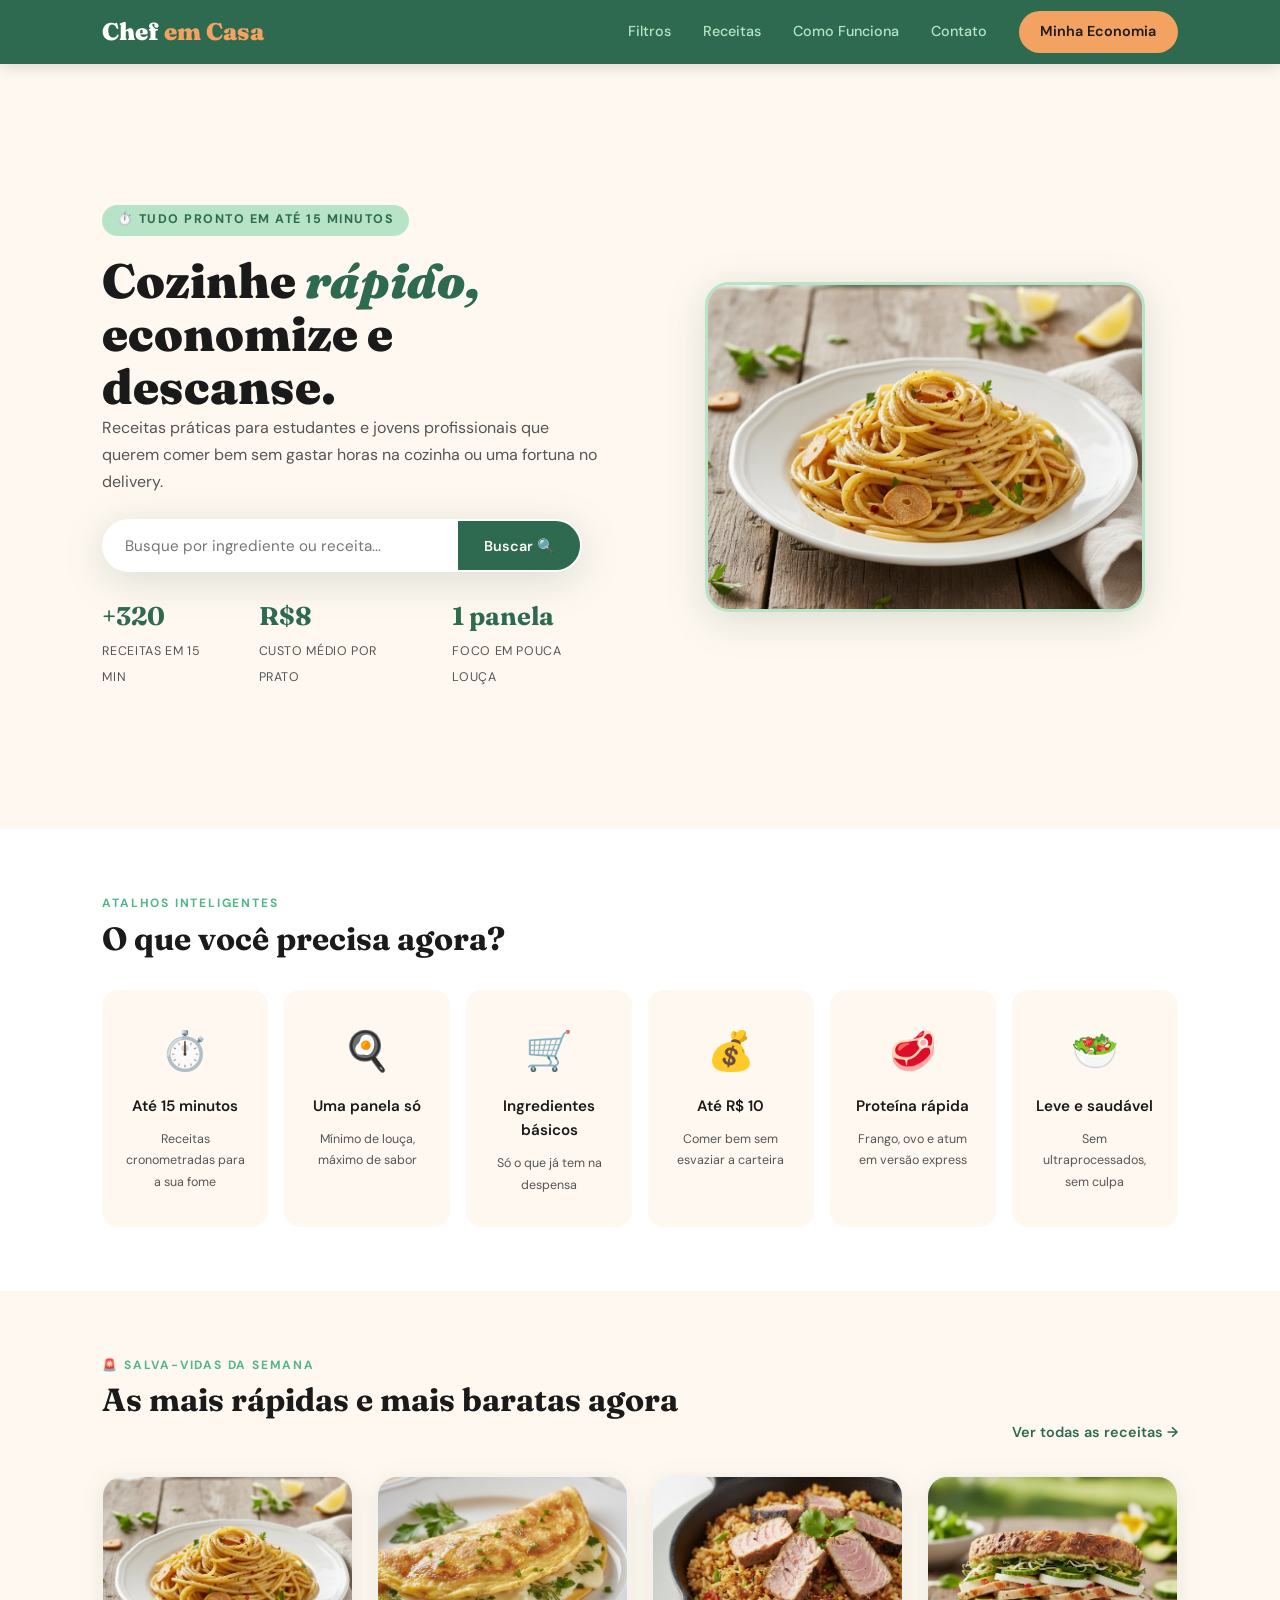
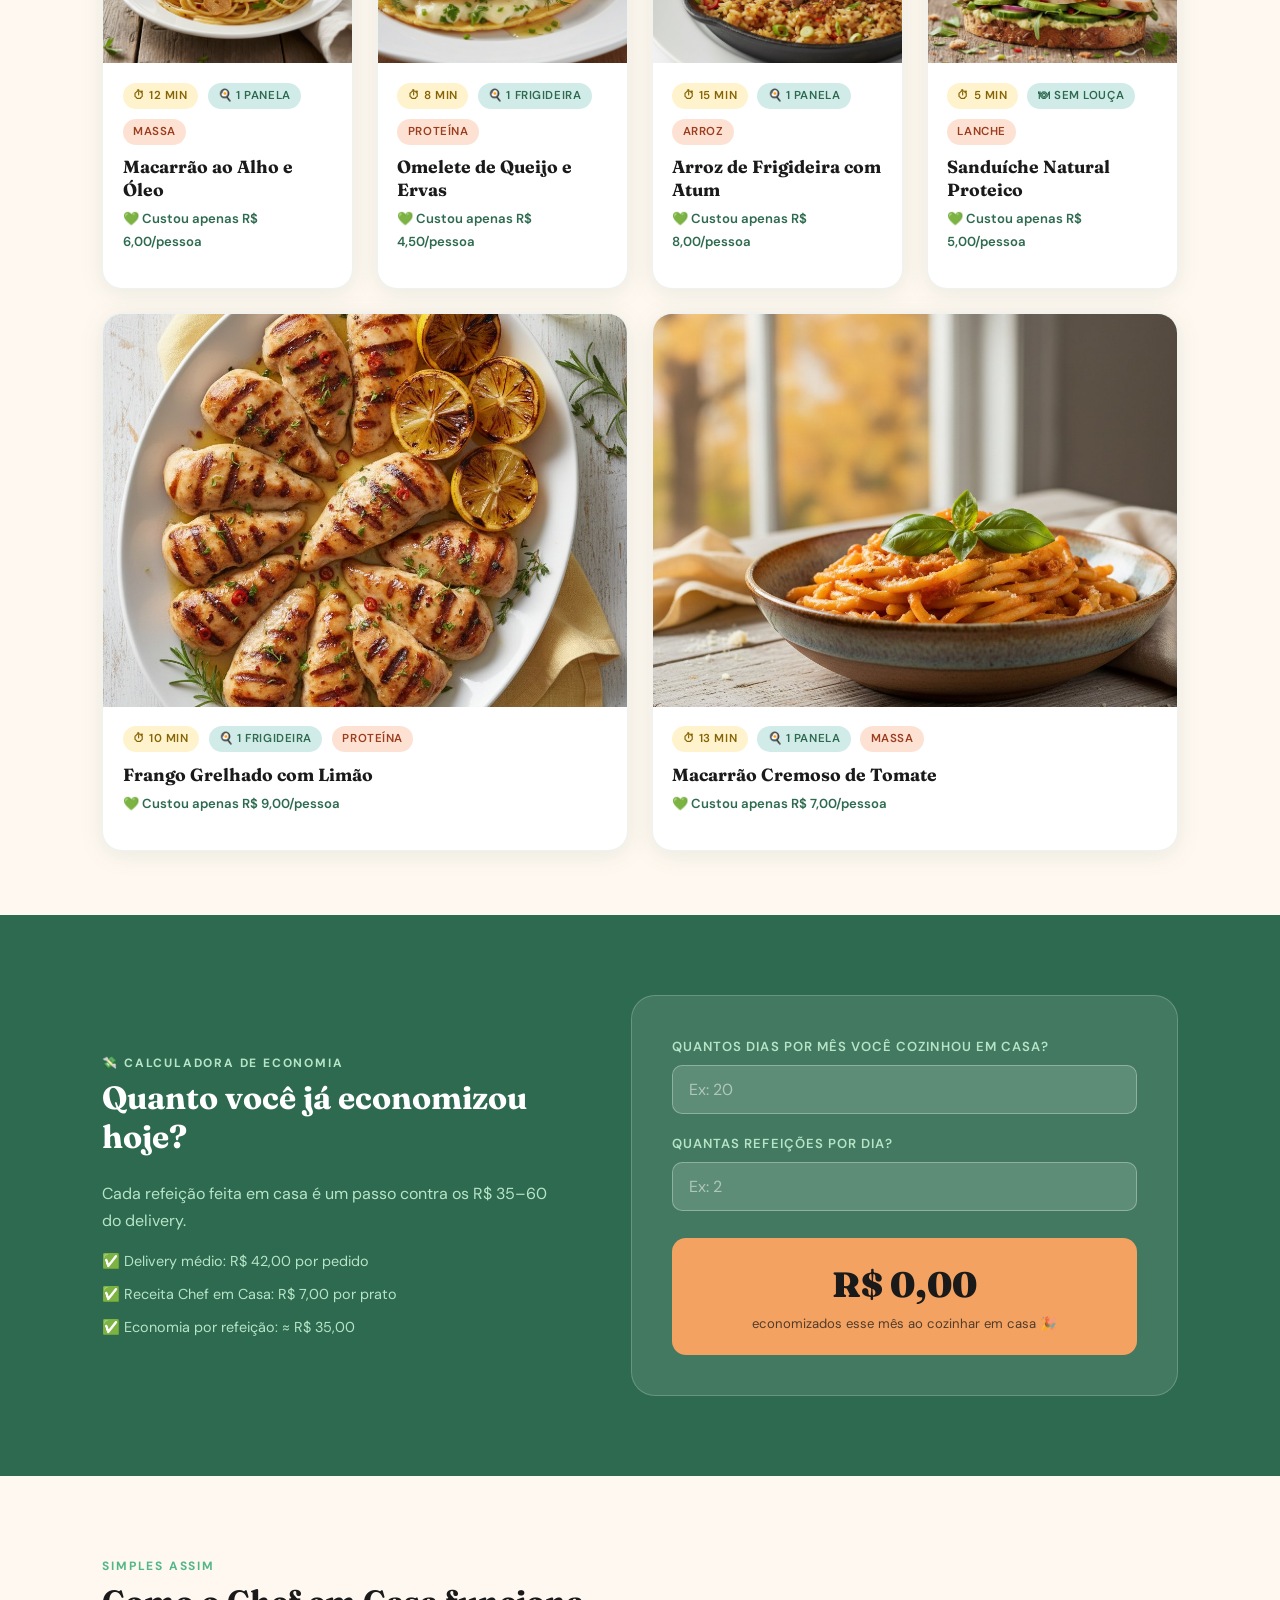
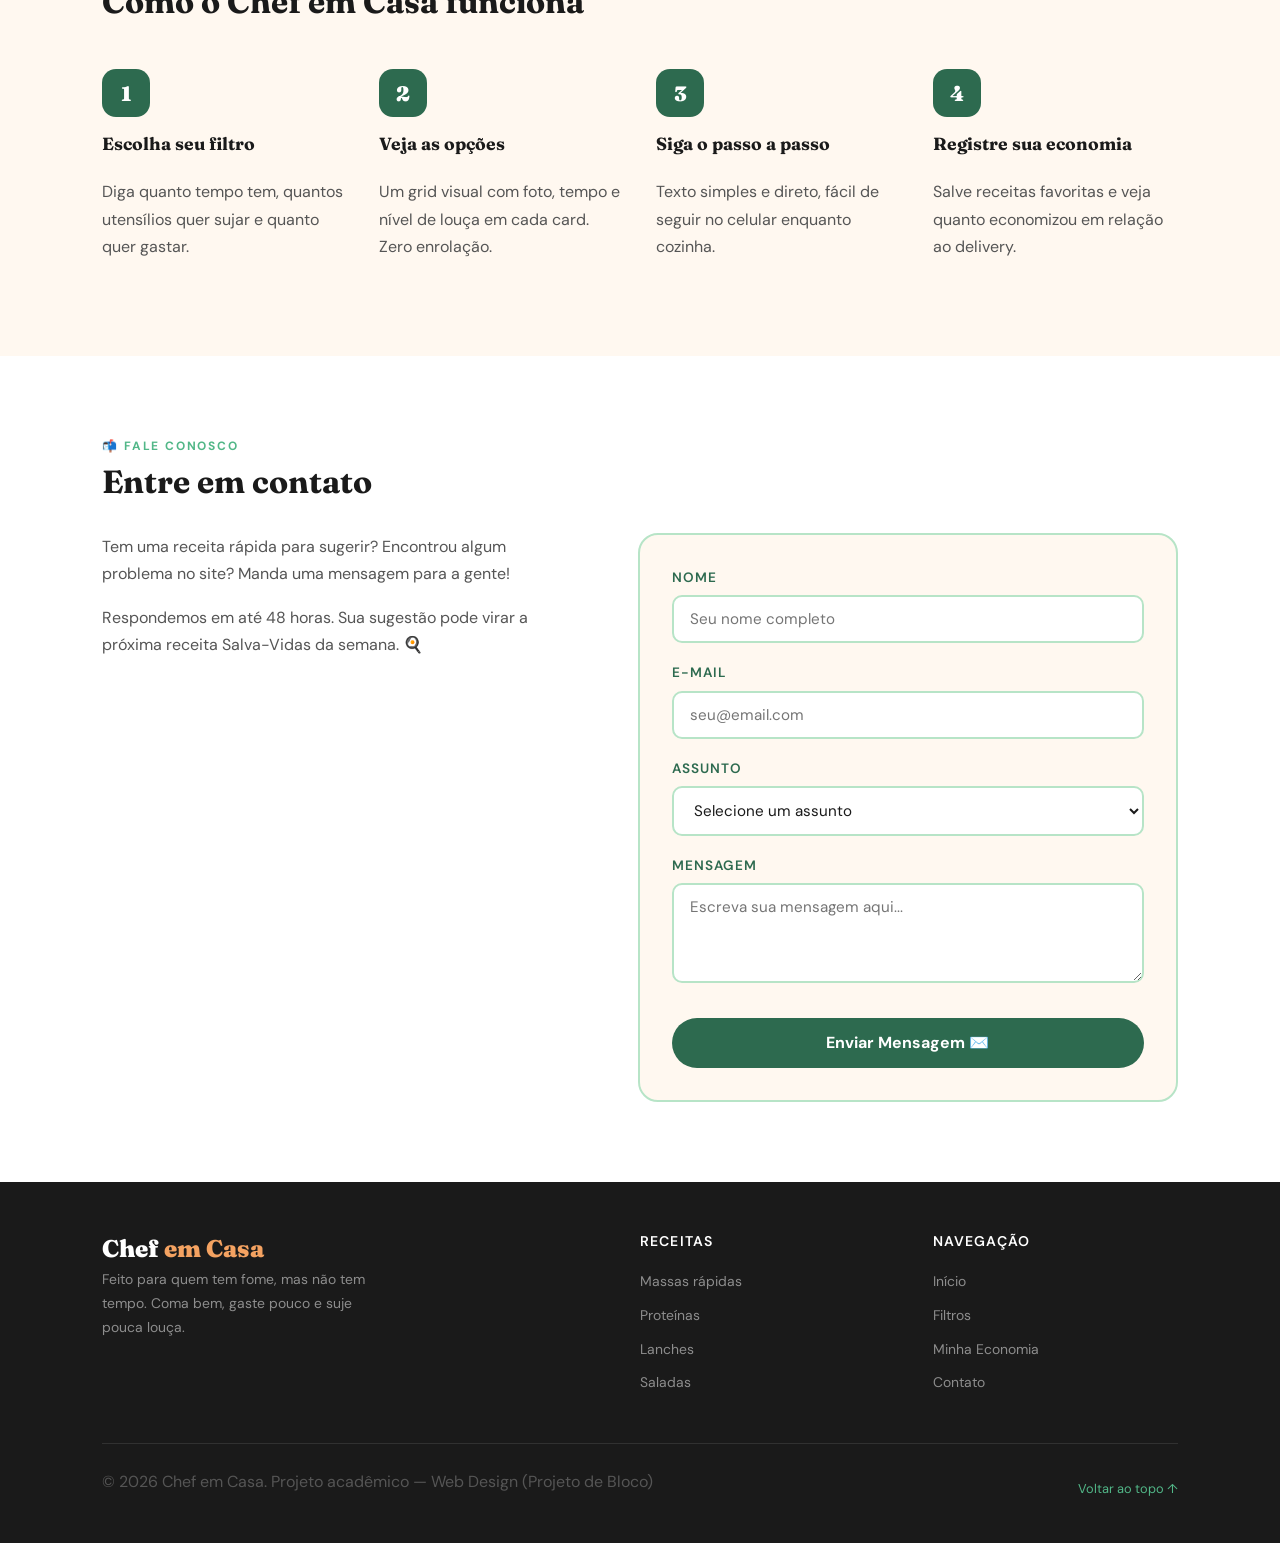
<file: index.html>
<!DOCTYPE html>
<html lang="pt-BR">
<head>
  <meta charset="UTF-8" />
  <meta name="viewport" content="width=device-width, initial-scale=1.0"/>
  <title>Chef em Casa — Cozinhe em 15 minutos</title>
  <link href="https://fonts.googleapis.com/css2?family=Fraunces:ital,wght@0,400;0,700;0,900;1,400&family=DM+Sans:wght@300;400;500;600&display=swap" rel="stylesheet"/>
  <link rel="stylesheet" href="css/style.css"/>
</head>
<body>

  <header>
    <a href="#inicio" class="logo">Chef <span>em Casa</span></a>
    <nav>
      <a href="#filtros">Filtros</a>
      <a href="#receitas">Receitas</a>
      <a href="#como-funciona">Como Funciona</a>
      <a href="#contato">Contato</a>
      <a href="#economia" class="btn-nav">Minha Economia</a>
    </nav>
  </header>

  <main>

    <section class="hero" id="inicio">
      <div class="hero-conteudo">
        <span class="hero-badge">⏱️ Tudo pronto em até 15 minutos</span>
        <h1>Cozinhe <em>rápido,</em><br>economize e<br>descanse.</h1>
        <p>Receitas práticas para estudantes e jovens profissionais que querem comer bem sem gastar horas na cozinha ou uma fortuna no delivery.</p>
        <div class="barra-busca">
          <input type="search" placeholder="Busque por ingrediente ou receita..." aria-label="Buscar receitas"/>
          <button type="submit">Buscar 🔍</button>
        </div>
        <div class="hero-stats">
          <div class="hero-stat"><strong>+320</strong><span>Receitas em 15 min</span></div>
          <div class="hero-stat"><strong>R$8</strong><span>Custo médio por prato</span></div>
          <div class="hero-stat"><strong>1 panela</strong><span>Foco em pouca louça</span></div>
        </div>
      </div>
      <div class="hero-visual">
        <img class="hero-img" src="img/macarrao-alho-oleo.png" alt="Prato de macarrão ao alho e óleo"/>
      </div>
    </section>

    <section class="secao-filtros" id="filtros">
      <p class="secao-rotulo">Atalhos inteligentes</p>
      <h2>O que você precisa agora?</h2>
      <div class="filtros-grade">
        <a href="#receitas" class="filtro-card"><span class="filtro-icone">⏱️</span><strong>Até 15 minutos</strong><p>Receitas cronometradas para a sua fome</p></a>
        <a href="#receitas" class="filtro-card"><span class="filtro-icone">🍳</span><strong>Uma panela só</strong><p>Mínimo de louça, máximo de sabor</p></a>
        <a href="#receitas" class="filtro-card"><span class="filtro-icone">🛒</span><strong>Ingredientes básicos</strong><p>Só o que já tem na despensa</p></a>
        <a href="#receitas" class="filtro-card"><span class="filtro-icone">💰</span><strong>Até R$ 10</strong><p>Comer bem sem esvaziar a carteira</p></a>
        <a href="#receitas" class="filtro-card"><span class="filtro-icone">🥩</span><strong>Proteína rápida</strong><p>Frango, ovo e atum em versão express</p></a>
        <a href="#receitas" class="filtro-card"><span class="filtro-icone">🥗</span><strong>Leve e saudável</strong><p>Sem ultraprocessados, sem culpa</p></a>
      </div>
    </section>

    <section class="secao-receitas" id="receitas">
      <div class="secao-cabecalho">
        <div>
          <p class="secao-rotulo">🚨 Salva-Vidas da semana</p>
          <h2>As mais rápidas e mais baratas agora</h2>
        </div>
        <a href="#receitas" class="link-ver-todas">Ver todas as receitas →</a>
      </div>

      <div class="receitas-grade">

        <!-- Cartão 1 — Link para a página da receita -->
        <a href="receitas/macarrao-alho-oleo.html" class="receita-card">
          <img class="receita-img" src="img/macarrao-alho-oleo.png" alt="Macarrão ao Alho e Óleo"/>
          <div class="receita-corpo">
            <div class="receita-tags">
              <span class="tag tag-tempo">⏱ 12 min</span>
              <span class="tag tag-loucca">🍳 1 panela</span>
              <span class="tag tag-tipo">Massa</span>
            </div>
            <h3>Macarrão ao Alho e Óleo</h3>
            <p class="receita-preco">💚 Custou apenas R$ 6,00/pessoa</p>
          </div>
        </a>

        <!-- Cartão 2 -->
        <a href="receitas/omelete-queijo-ervas.html" class="receita-card">
          <img class="receita-img" src="img/omelete-queijo-ervas.png" alt="Omelete de Queijo e Ervas"/>
          <div class="receita-corpo">
            <div class="receita-tags">
              <span class="tag tag-tempo">⏱ 8 min</span>
              <span class="tag tag-loucca">🍳 1 frigideira</span>
              <span class="tag tag-tipo">Proteína</span>
            </div>
            <h3>Omelete de Queijo e Ervas</h3>
            <p class="receita-preco">💚 Custou apenas R$ 4,50/pessoa</p>
          </div>
        </a>

        <!-- Cartão 3 -->
        <a href="receitas/arroz-frigideira-atum.html" class="receita-card">
          <img class="receita-img" src="img/arroz-frigideira-atum.png" alt="Arroz de Frigideira com Atum"/>
          <div class="receita-corpo">
            <div class="receita-tags">
              <span class="tag tag-tempo">⏱ 15 min</span>
              <span class="tag tag-loucca">🍳 1 panela</span>
              <span class="tag tag-tipo">Arroz</span>
            </div>
            <h3>Arroz de Frigideira com Atum</h3>
            <p class="receita-preco">💚 Custou apenas R$ 8,00/pessoa</p>
          </div>
        </a>

        <!-- Cartão 4 -->
        <a href="receitas/sanduiche-natural.html" class="receita-card">
          <img class="receita-img" src="img/sanduiche-natural.png" alt="Sanduíche Natural Proteico"/>
          <div class="receita-corpo">
            <div class="receita-tags">
              <span class="tag tag-tempo">⏱ 5 min</span>
              <span class="tag tag-loucca">🍽 Sem louça</span>
              <span class="tag tag-tipo">Lanche</span>
            </div>
            <h3>Sanduíche Natural Proteico</h3>
            <p class="receita-preco">💚 Custou apenas R$ 5,00/pessoa</p>
          </div>
        </a>

        <!-- Cartão 5 -->
        <a href="receitas/frango-grelhado-limao.html" class="receita-card">
          <img class="receita-img" src="img/frango-grelhado-limao.png" alt="Frango Grelhado com Limão"/>
          <div class="receita-corpo">
            <div class="receita-tags">
              <span class="tag tag-tempo">⏱ 10 min</span>
              <span class="tag tag-loucca">🍳 1 frigideira</span>
              <span class="tag tag-tipo">Proteína</span>
            </div>
            <h3>Frango Grelhado com Limão</h3>
            <p class="receita-preco">💚 Custou apenas R$ 9,00/pessoa</p>
          </div>
        </a>

        <!-- Cartão 6 -->
        <a href="receitas/macarrao-cremoso-tomate.html" class="receita-card">
          <img class="receita-img" src="img/macarrao-cremoso-tomate.png" alt="Macarrão Cremoso de Tomate"/>
          <div class="receita-corpo">
            <div class="receita-tags">
              <span class="tag tag-tempo">⏱ 13 min</span>
              <span class="tag tag-loucca">🍳 1 panela</span>
              <span class="tag tag-tipo">Massa</span>
            </div>
            <h3>Macarrão Cremoso de Tomate</h3>
            <p class="receita-preco">💚 Custou apenas R$ 7,00/pessoa</p>
          </div>
        </a>

      </div>
    </section>

    <section class="secao-calculadora" id="economia">
      <div class="calc-layout">
        <div class="calc-texto">
          <p class="secao-rotulo">💸 Calculadora de Economia</p>
          <h2>Quanto você já economizou hoje?</h2>
          <p>Cada refeição feita em casa é um passo contra os R$ 35–60 do delivery.</p>
          <ul class="calc-lista">
            <li>✅ Delivery médio: R$ 42,00 por pedido</li>
            <li>✅ Receita Chef em Casa: R$ 7,00 por prato</li>
            <li>✅ Economia por refeição: ≈ R$ 35,00</li>
          </ul>
        </div>
        <div class="calc-caixa">
          <label class="campo-label" for="dias">Quantos dias por mês você cozinhou em casa?</label>
          <input class="campo-input" type="number" id="dias" placeholder="Ex: 20" min="1" max="31" oninput="calcular()"/>
          <label class="campo-label" for="refeicoes">Quantas refeições por dia?</label>
          <input class="campo-input" type="number" id="refeicoes" placeholder="Ex: 2" min="1" max="5" oninput="calcular()"/>
          <div class="calc-resultado">
            <span class="calc-valor" id="resultado">R$ 0,00</span>
            <p>economizados esse mês ao cozinhar em casa 🎉</p>
          </div>
        </div>
      </div>
    </section>

    <section class="secao-como" id="como-funciona">
      <p class="secao-rotulo">Simples assim</p>
      <h2>Como o Chef em Casa funciona</h2>
      <div class="passos">
        <div class="passo"><div class="passo-numero">1</div><h3>Escolha seu filtro</h3><p>Diga quanto tempo tem, quantos utensílios quer sujar e quanto quer gastar.</p></div>
        <div class="passo"><div class="passo-numero">2</div><h3>Veja as opções</h3><p>Um grid visual com foto, tempo e nível de louça em cada card. Zero enrolação.</p></div>
        <div class="passo"><div class="passo-numero">3</div><h3>Siga o passo a passo</h3><p>Texto simples e direto, fácil de seguir no celular enquanto cozinha.</p></div>
        <div class="passo"><div class="passo-numero">4</div><h3>Registre sua economia</h3><p>Salve receitas favoritas e veja quanto economizou em relação ao delivery.</p></div>
      </div>
    </section>

    <section class="secao-contato" id="contato">
      <p class="secao-rotulo">📬 Fale conosco</p>
      <h2>Entre em contato</h2>
      <div class="contato-layout">
        <div class="contato-texto">
          <p>Tem uma receita rápida para sugerir? Encontrou algum problema no site? Manda uma mensagem para a gente!</p>
          <p>Respondemos em até 48 horas. Sua sugestão pode virar a próxima receita Salva-Vidas da semana. 🍳</p>
        </div>
        <div class="formulario-caixa">
          <div class="grupo-campo"><label for="nome">Nome</label><input type="text" id="nome" name="nome" placeholder="Seu nome completo" required/></div>
          <div class="grupo-campo"><label for="email">E-mail</label><input type="email" id="email" name="email" placeholder="seu@email.com" required/></div>
          <div class="grupo-campo">
            <label for="assunto">Assunto</label>
            <select id="assunto" name="assunto">
              <option value="">Selecione um assunto</option>
              <option value="sugestao">Sugestão de receita</option>
              <option value="problema">Reportar problema</option>
              <option value="parceria">Parceria</option>
              <option value="outro">Outro</option>
            </select>
          </div>
          <div class="grupo-campo"><label for="mensagem">Mensagem</label><textarea id="mensagem" name="mensagem" placeholder="Escreva sua mensagem aqui..." required></textarea></div>
          <button class="btn-enviar" type="submit">Enviar Mensagem ✉️</button>
        </div>
      </div>
    </section>

  </main>

  <footer>
    <div class="rodape-layout">
      <div class="rodape-marca">
        <a href="#inicio" class="logo">Chef <span>em Casa</span></a>
        <p>Feito para quem tem fome, mas não tem tempo. Coma bem, gaste pouco e suje pouca louça.</p>
      </div>
      <div class="rodape-coluna">
        <h4>Receitas</h4>
        <ul>
          <li><a href="#receitas">Massas rápidas</a></li>
          <li><a href="#receitas">Proteínas</a></li>
          <li><a href="#receitas">Lanches</a></li>
          <li><a href="#receitas">Saladas</a></li>
        </ul>
      </div>
      <div class="rodape-coluna">
        <h4>Navegação</h4>
        <ul>
          <li><a href="#inicio">Início</a></li>
          <li><a href="#filtros">Filtros</a></li>
          <li><a href="#economia">Minha Economia</a></li>
          <li><a href="#contato">Contato</a></li>
        </ul>
      </div>
    </div>
    <div class="rodape-base">
      <p>© 2026 Chef em Casa. Projeto acadêmico — Web Design (Projeto de Bloco)</p>
      <a href="#inicio">Voltar ao topo ↑</a>
    </div>
  </footer>

  <script>
    function calcular() {
      var dias = parseFloat(document.getElementById('dias').value) || 0;
      var refeicoes = parseFloat(document.getElementById('refeicoes').value) || 0;
      var total = dias * refeicoes * 35;
      document.getElementById('resultado').textContent = 'R$ ' + total.toLocaleString('pt-BR', { minimumFractionDigits: 2, maximumFractionDigits: 2 });
    }
  </script>

</body>
</html>
</file>
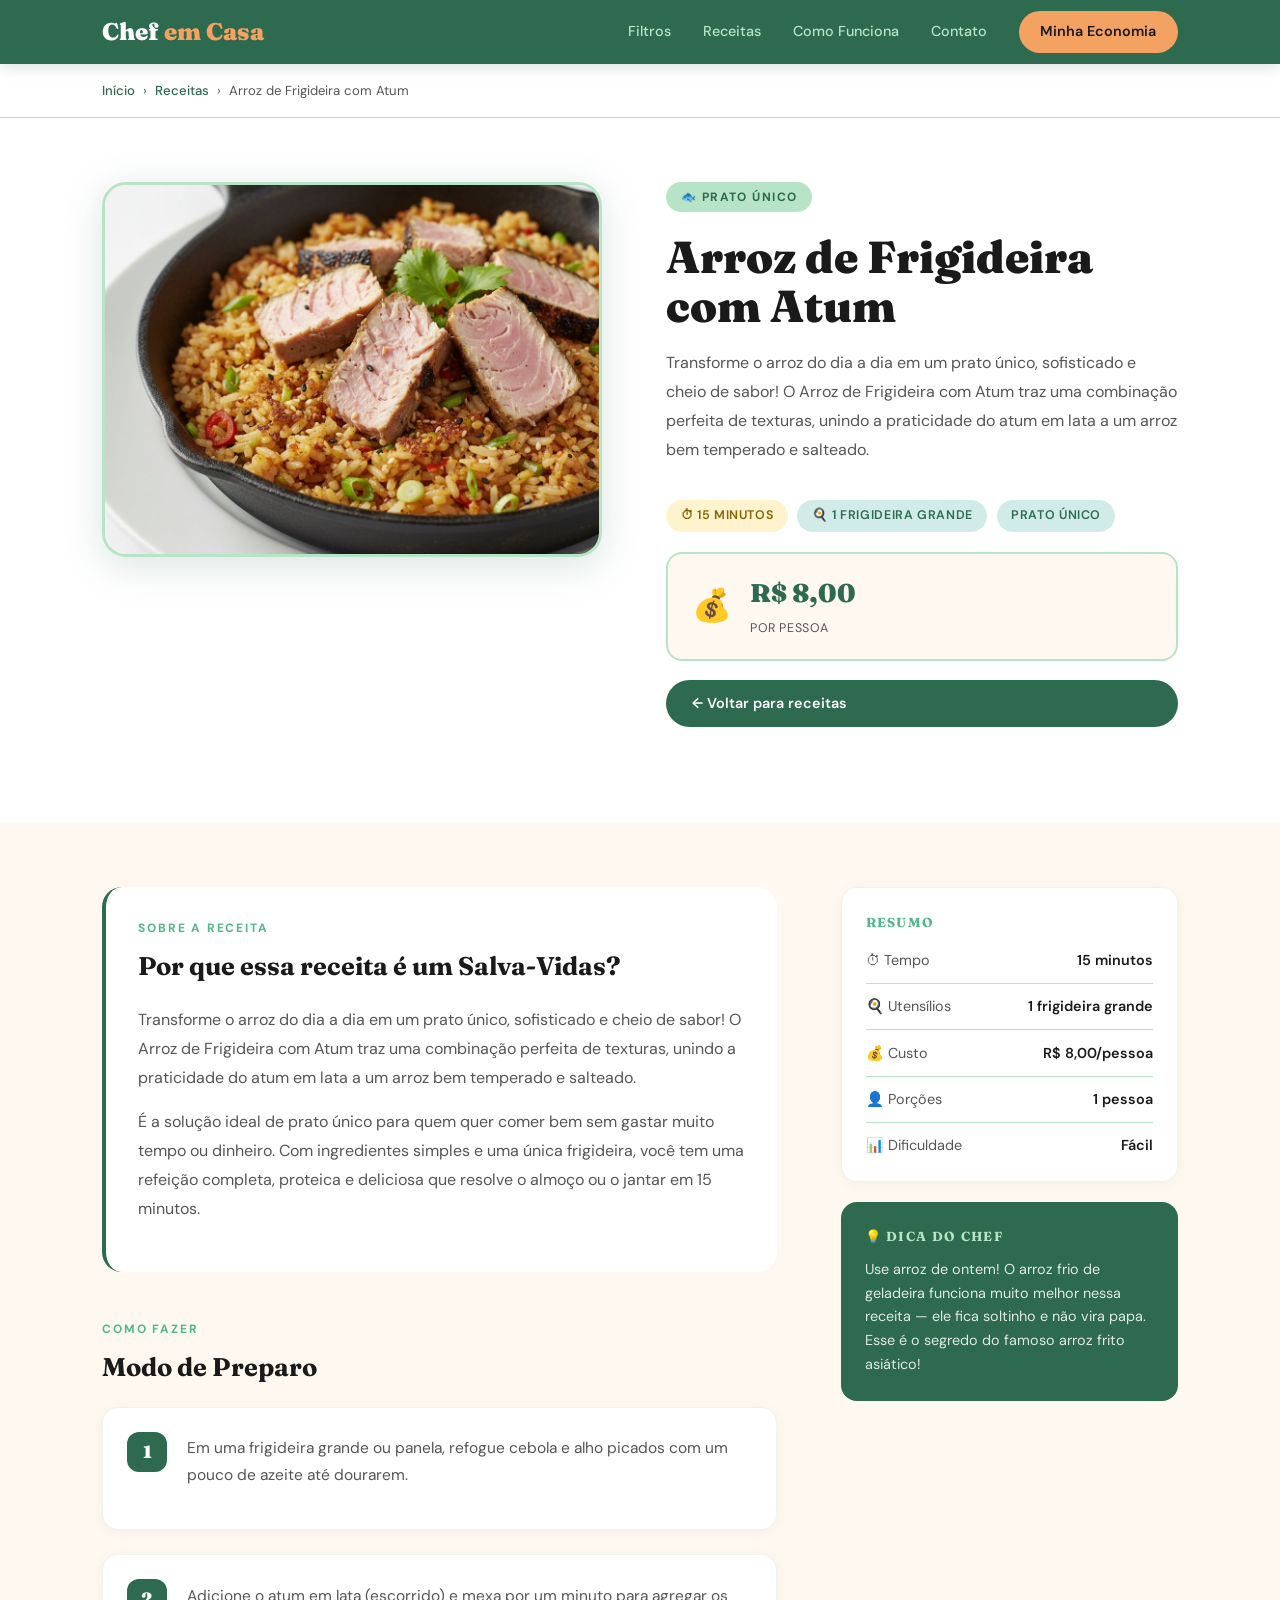
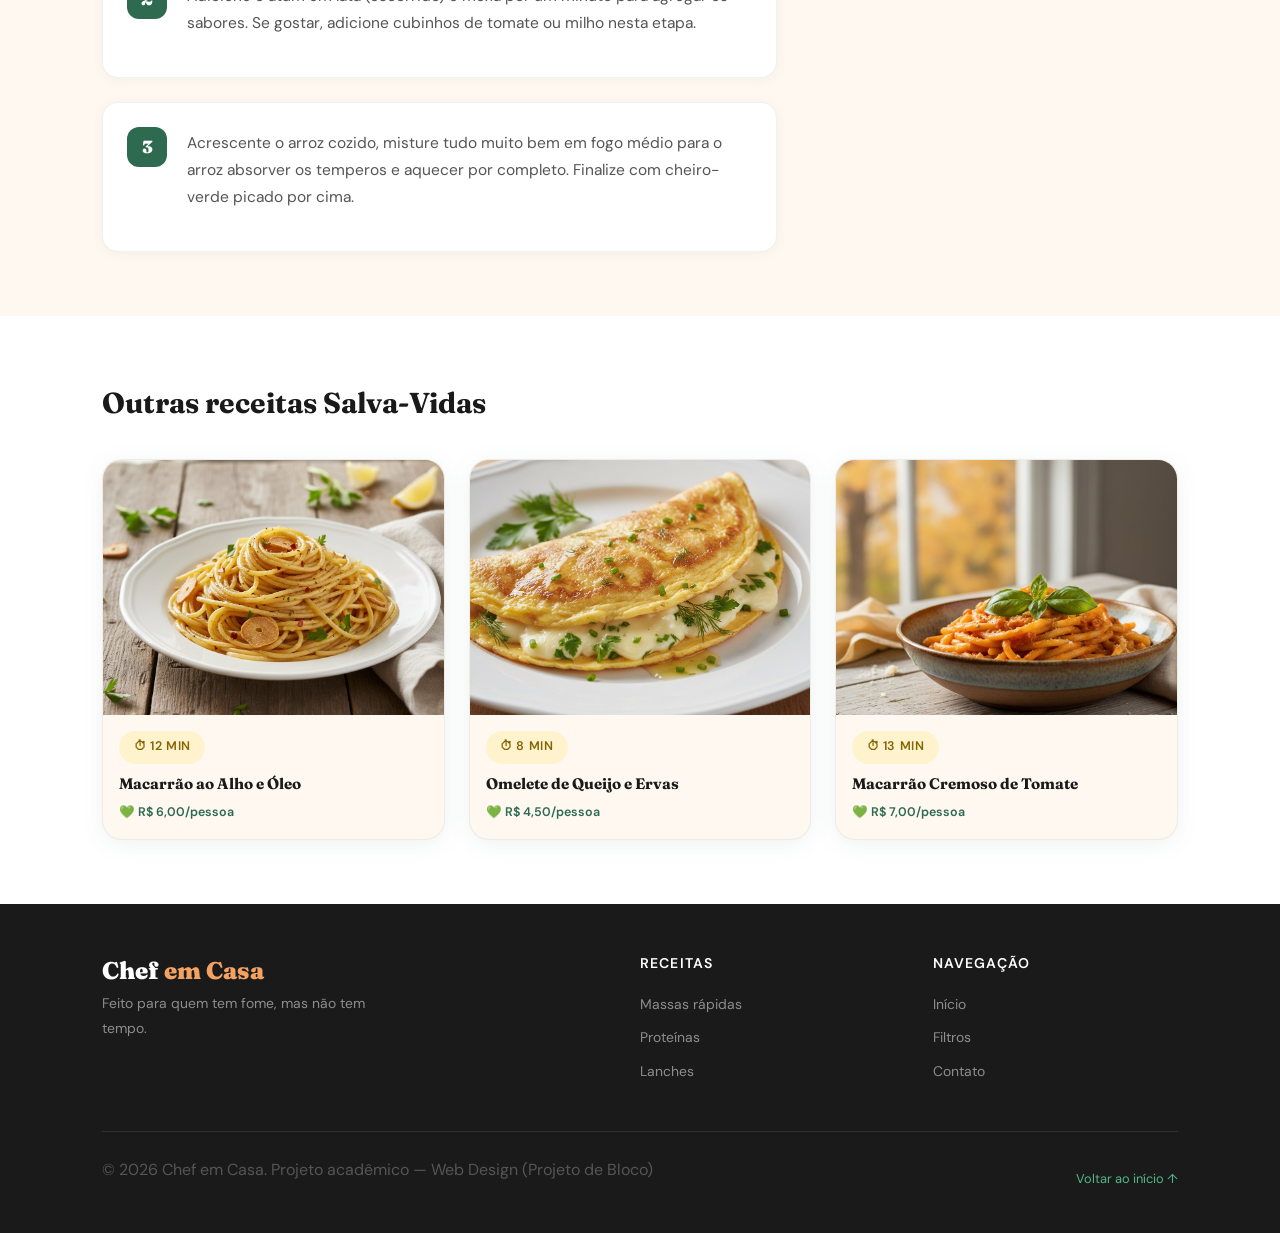
<file: receitas/arroz-frigideira-atum.html>
<!DOCTYPE html>
<html lang="pt-BR">
<head>
  <meta charset="UTF-8"/>
  <meta name="viewport" content="width=device-width, initial-scale=1.0"/>
  <title>Arroz de Frigideira com Atum — Chef em Casa</title>
  <link href="https://fonts.googleapis.com/css2?family=Fraunces:ital,wght@0,400;0,700;0,900;1,400&family=DM+Sans:wght@300;400;500;600&display=swap" rel="stylesheet"/>
  <link rel="stylesheet" href="../css/receita.css"/>
</head>
<body>

  <!-- ========== CABEÇALHO ========== -->
  <header>
    <a href="../index.html" class="logo">Chef <span>em Casa</span></a>
    <nav>
      <a href="../index.html#filtros">Filtros</a>
      <a href="../index.html#receitas">Receitas</a>
      <a href="../index.html#como-funciona">Como Funciona</a>
      <a href="../index.html#contato">Contato</a>
      <a href="../index.html#economia" class="btn-nav">Minha Economia</a>
    </nav>
  </header>

  <!-- ========== CAMINHO DE NAVEGAÇÃO ========== -->
  <div class="breadcrumb">
    <a href="../index.html">Início</a>
    <span>›</span>
    <a href="../index.html#receitas">Receitas</a>
    <span>›</span>
    <span>Arroz de Frigideira com Atum</span>
  </div>

  <main>

    <!-- ========== HERO DA RECEITA ========== -->
    <section class="receita-hero">
      <div class="receita-hero-img">
        <img src="../img/arroz-frigideira-atum.png" alt="Arroz de Frigideira com Atum"/>
      </div>
      <div class="receita-hero-info">
        <span class="receita-categoria">🐟 Prato Único</span>
        <h1>Arroz de Frigideira com Atum</h1>
        <p>Transforme o arroz do dia a dia em um prato único, sofisticado e cheio de sabor! O Arroz de Frigideira com Atum traz uma combinação perfeita de texturas, unindo a praticidade do atum em lata a um arroz bem temperado e salteado.</p>
        <div class="receita-tags">
          <span class="tag tag-tempo">⏱ 15 minutos</span>
          <span class="tag tag-loucca">🍳 1 frigideira grande</span>
          <span class="tag tag-loucca">Prato Único</span>
        </div>
        <div class="receita-custo">
          <span class="icone">💰</span>
          <div>
            <strong>R$ 8,00</strong>
            <span>por pessoa</span>
          </div>
        </div>
        <a href="../index.html#receitas" class="btn-voltar">← Voltar para receitas</a>
      </div>
    </section>

    <!-- ========== CORPO DA RECEITA ========== -->
    <section class="receita-corpo">
      <div class="receita-conteudo">

        <div class="secao-descricao">
          <span class="secao-rotulo">Sobre a receita</span>
          <h2>Por que essa receita é um Salva-Vidas?</h2>
          <p>Transforme o arroz do dia a dia em um prato único, sofisticado e cheio de sabor! O Arroz de Frigideira com Atum traz uma combinação perfeita de texturas, unindo a praticidade do atum em lata a um arroz bem temperado e salteado.</p>
          <p>É a solução ideal de prato único para quem quer comer bem sem gastar muito tempo ou dinheiro. Com ingredientes simples e uma única frigideira, você tem uma refeição completa, proteica e deliciosa que resolve o almoço ou o jantar em 15 minutos.</p>
        </div>

        <div>
          <span class="secao-rotulo">Como fazer</span>
          <h2>Modo de Preparo</h2>
          <ol class="passos-lista">
            <li class="passo-item">
              <div class="passo-num">1</div>
              <p class="passo-texto">Em uma frigideira grande ou panela, refogue cebola e alho picados com um pouco de azeite até dourarem.</p>
            </li>
            <li class="passo-item">
              <div class="passo-num">2</div>
              <p class="passo-texto">Adicione o atum em lata (escorrido) e mexa por um minuto para agregar os sabores. Se gostar, adicione cubinhos de tomate ou milho nesta etapa.</p>
            </li>
            <li class="passo-item">
              <div class="passo-num">3</div>
              <p class="passo-texto">Acrescente o arroz cozido, misture tudo muito bem em fogo médio para o arroz absorver os temperos e aquecer por completo. Finalize com cheiro-verde picado por cima.</p>
            </li>

          </ol>
        </div>

      </div>

      <aside class="receita-lateral">
        <div class="info-card">
          <h3>Resumo</h3>
          <ul class="info-lista">
            <li><span>⏱ Tempo</span><strong>15 minutos</strong></li>
            <li><span>🍳 Utensílios</span><strong>1 frigideira grande</strong></li>
            <li><span>💰 Custo</span><strong>R$ 8,00/pessoa</strong></li>
            <li><span>👤 Porções</span><strong>1 pessoa</strong></li>
            <li><span>📊 Dificuldade</span><strong>Fácil</strong></li>
          </ul>
        </div>
        <div class="dica-chef">
          <h3>💡 Dica do Chef</h3>
          <p>Use arroz de ontem! O arroz frio de geladeira funciona muito melhor nessa receita — ele fica soltinho e não vira papa. Esse é o segredo do famoso arroz frito asiático!</p>
        </div>
      </aside>
    </section>

    <!-- ========== MAIS RECEITAS ========== -->
    <section class="mais-receitas">
      <h2>Outras receitas Salva-Vidas</h2>
      <div class="sugestoes-grade">
        <a href="macarrao-alho-oleo.html" class="sugestao-card">
          <img src="../img/macarrao-alho-oleo.png" alt="Macarrão ao Alho e Óleo"/>
          <div class="sugestao-info">
            <span class="tag tag-tempo">⏱ 12 min</span>
            <h3>Macarrão ao Alho e Óleo</h3>
            <p>💚 R$ 6,00/pessoa</p>
          </div>
        </a>
        <a href="omelete-queijo-ervas.html" class="sugestao-card">
          <img src="../img/omelete-queijo-ervas.png" alt="Omelete de Queijo e Ervas"/>
          <div class="sugestao-info">
            <span class="tag tag-tempo">⏱ 8 min</span>
            <h3>Omelete de Queijo e Ervas</h3>
            <p>💚 R$ 4,50/pessoa</p>
          </div>
        </a>
        <a href="macarrao-cremoso-tomate.html" class="sugestao-card">
          <img src="../img/macarrao-cremoso-tomate.png" alt="Macarrão Cremoso de Tomate"/>
          <div class="sugestao-info">
            <span class="tag tag-tempo">⏱ 13 min</span>
            <h3>Macarrão Cremoso de Tomate</h3>
            <p>💚 R$ 7,00/pessoa</p>
          </div>
        </a>

      </div>
    </section>

  </main>

  <!-- ========== RODAPÉ ========== -->
  <footer>
    <div class="rodape-layout">
      <div class="rodape-marca">
        <a href="../index.html" class="logo">Chef <span>em Casa</span></a>
        <p>Feito para quem tem fome, mas não tem tempo.</p>
      </div>
      <div class="rodape-coluna">
        <h4>Receitas</h4>
        <ul>
          <li><a href="../index.html#receitas">Massas rápidas</a></li>
          <li><a href="../index.html#receitas">Proteínas</a></li>
          <li><a href="../index.html#receitas">Lanches</a></li>
        </ul>
      </div>
      <div class="rodape-coluna">
        <h4>Navegação</h4>
        <ul>
          <li><a href="../index.html">Início</a></li>
          <li><a href="../index.html#filtros">Filtros</a></li>
          <li><a href="../index.html#contato">Contato</a></li>
        </ul>
      </div>
    </div>
    <div class="rodape-base">
      <p>© 2026 Chef em Casa. Projeto acadêmico — Web Design (Projeto de Bloco)</p>
      <a href="../index.html">Voltar ao início ↑</a>
    </div>
  </footer>

</body>
</html>
</file>
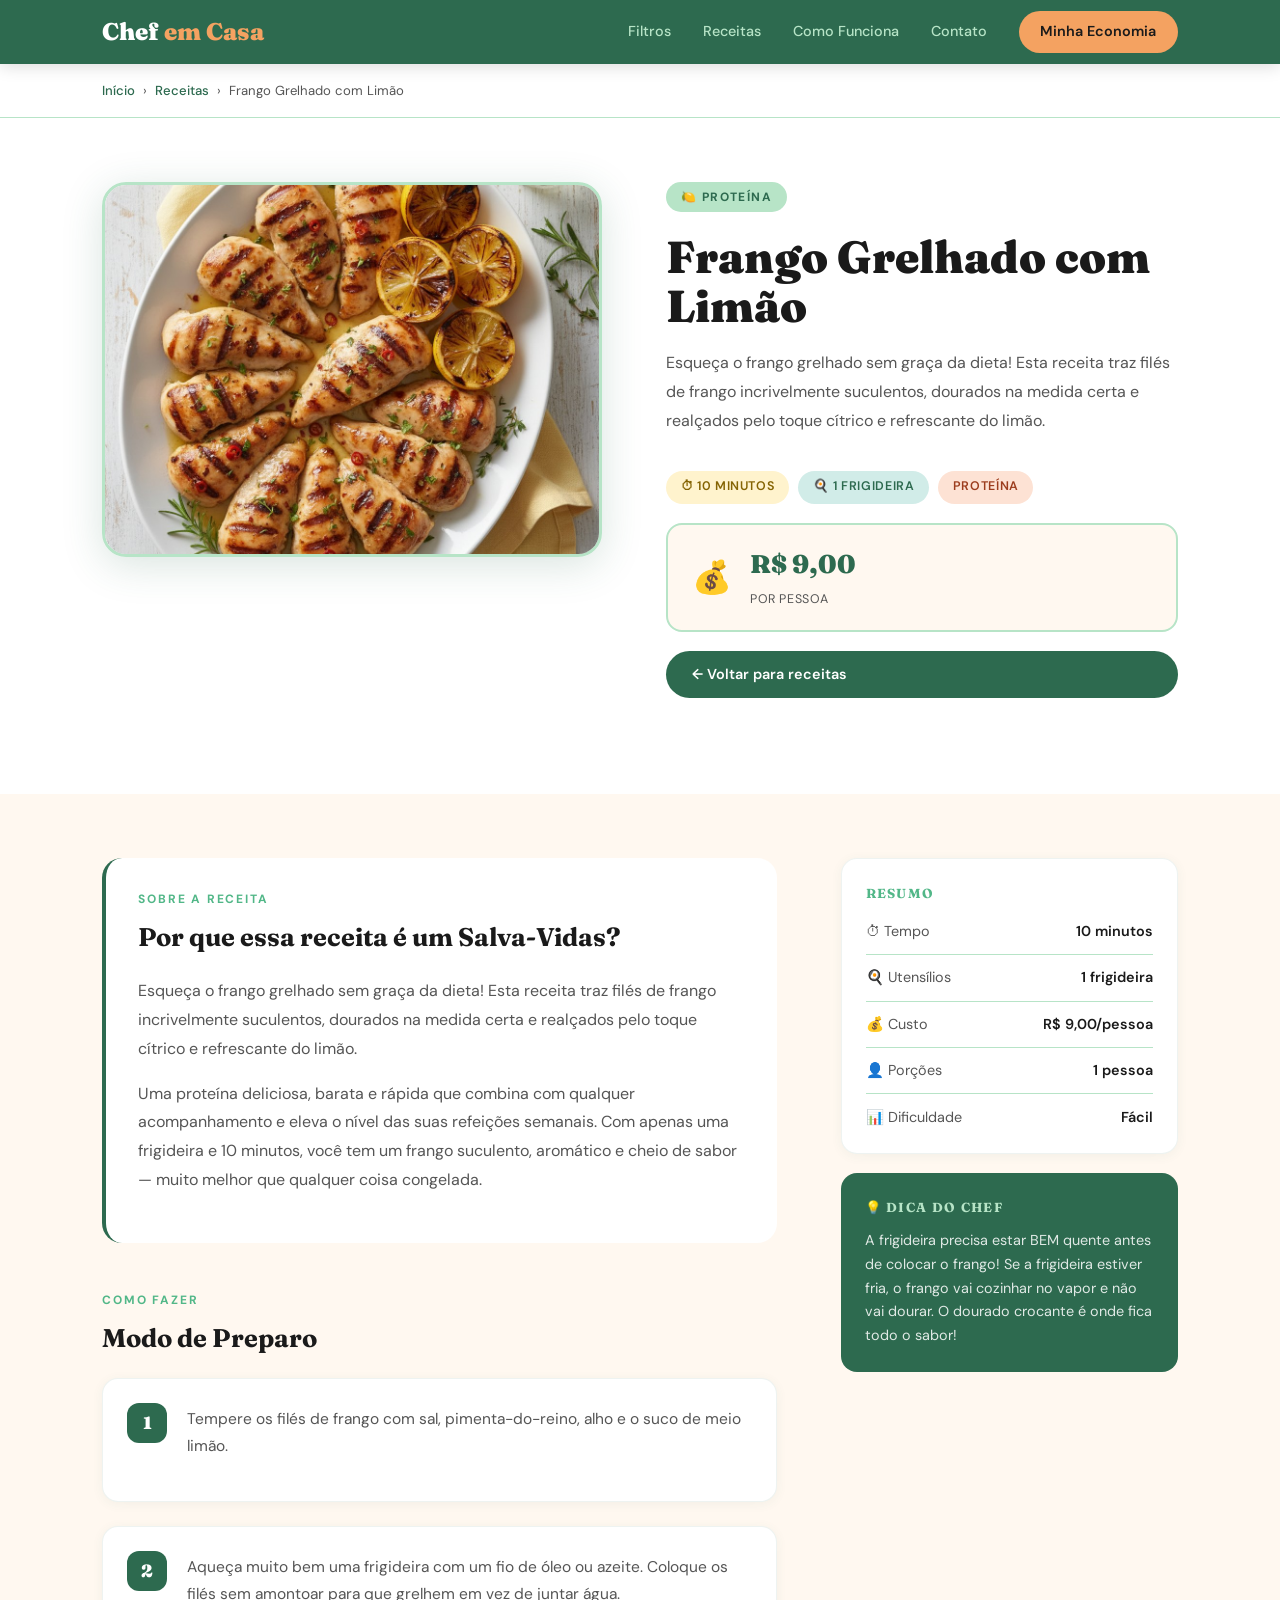
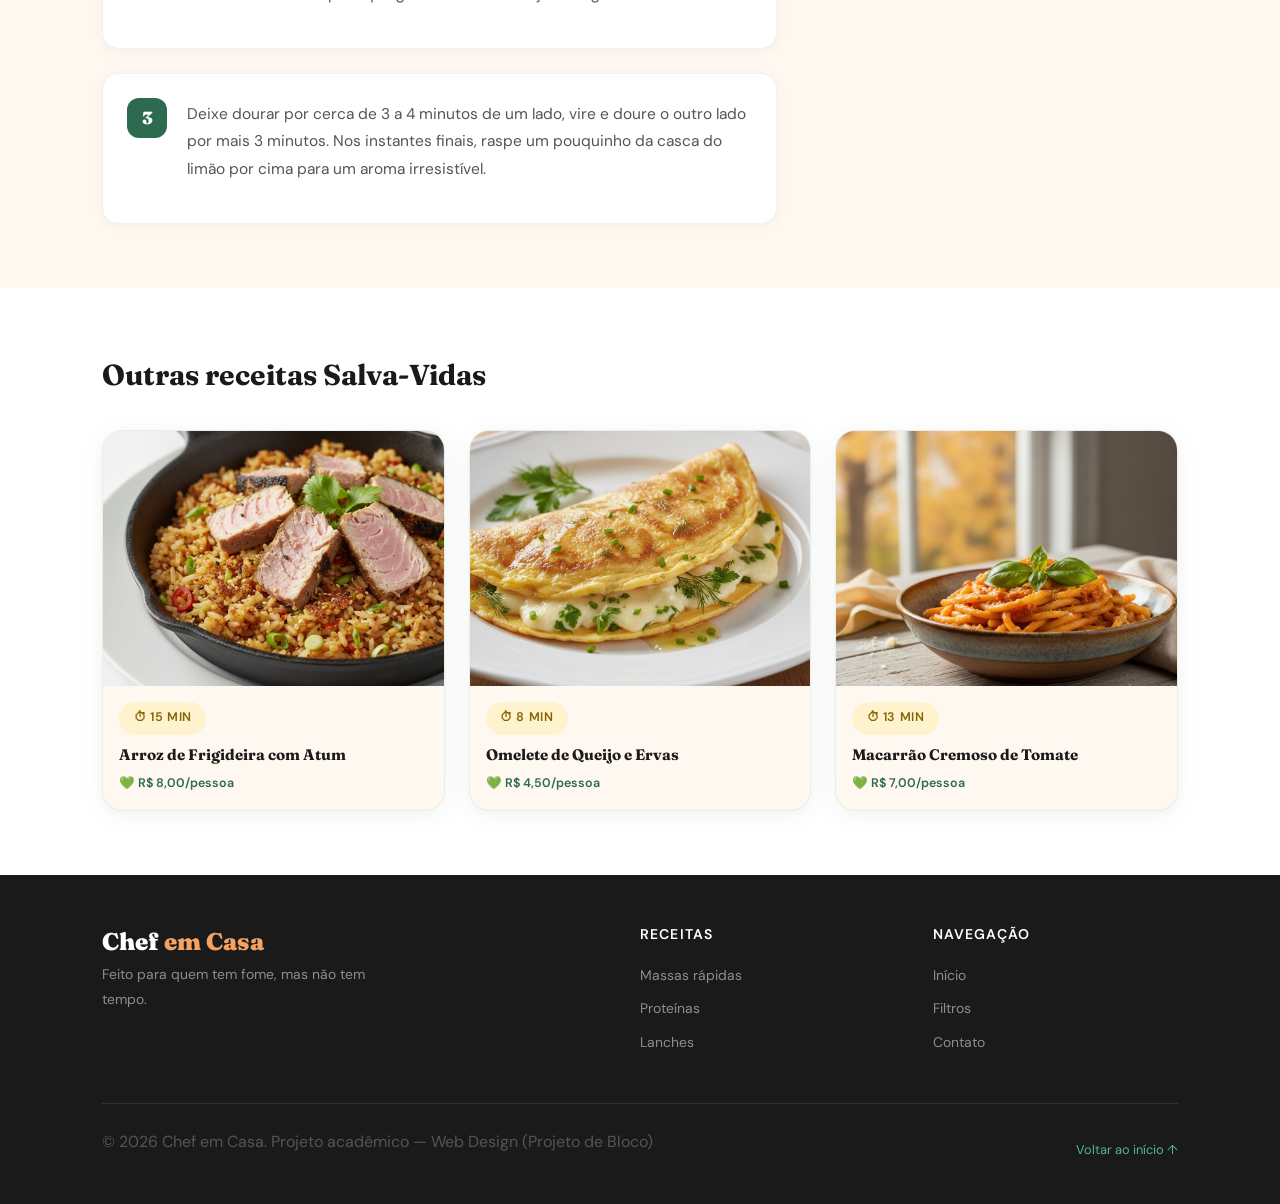
<file: receitas/frango-grelhado-limao.html>
<!DOCTYPE html>
<html lang="pt-BR">
<head>
  <meta charset="UTF-8"/>
  <meta name="viewport" content="width=device-width, initial-scale=1.0"/>
  <title>Frango Grelhado com Limão — Chef em Casa</title>
  <link href="https://fonts.googleapis.com/css2?family=Fraunces:ital,wght@0,400;0,700;0,900;1,400&family=DM+Sans:wght@300;400;500;600&display=swap" rel="stylesheet"/>
  <link rel="stylesheet" href="../css/receita.css"/>
</head>
<body>

  <!-- ========== CABEÇALHO ========== -->
  <header>
    <a href="../index.html" class="logo">Chef <span>em Casa</span></a>
    <nav>
      <a href="../index.html#filtros">Filtros</a>
      <a href="../index.html#receitas">Receitas</a>
      <a href="../index.html#como-funciona">Como Funciona</a>
      <a href="../index.html#contato">Contato</a>
      <a href="../index.html#economia" class="btn-nav">Minha Economia</a>
    </nav>
  </header>

  <!-- ========== CAMINHO DE NAVEGAÇÃO ========== -->
  <div class="breadcrumb">
    <a href="../index.html">Início</a>
    <span>›</span>
    <a href="../index.html#receitas">Receitas</a>
    <span>›</span>
    <span>Frango Grelhado com Limão</span>
  </div>

  <main>

    <!-- ========== HERO DA RECEITA ========== -->
    <section class="receita-hero">
      <div class="receita-hero-img">
        <img src="../img/frango-grelhado-limao.png" alt="Frango Grelhado com Limão"/>
      </div>
      <div class="receita-hero-info">
        <span class="receita-categoria">🍋 Proteína</span>
        <h1>Frango Grelhado com Limão</h1>
        <p>Esqueça o frango grelhado sem graça da dieta! Esta receita traz filés de frango incrivelmente suculentos, dourados na medida certa e realçados pelo toque cítrico e refrescante do limão.</p>
        <div class="receita-tags">
          <span class="tag tag-tempo">⏱ 10 minutos</span>
          <span class="tag tag-loucca">🍳 1 frigideira</span>
          <span class="tag tag-tipo">Proteína</span>
        </div>
        <div class="receita-custo">
          <span class="icone">💰</span>
          <div>
            <strong>R$ 9,00</strong>
            <span>por pessoa</span>
          </div>
        </div>
        <a href="../index.html#receitas" class="btn-voltar">← Voltar para receitas</a>
      </div>
    </section>

    <!-- ========== CORPO DA RECEITA ========== -->
    <section class="receita-corpo">
      <div class="receita-conteudo">

        <div class="secao-descricao">
          <span class="secao-rotulo">Sobre a receita</span>
          <h2>Por que essa receita é um Salva-Vidas?</h2>
          <p>Esqueça o frango grelhado sem graça da dieta! Esta receita traz filés de frango incrivelmente suculentos, dourados na medida certa e realçados pelo toque cítrico e refrescante do limão.</p>
          <p>Uma proteína deliciosa, barata e rápida que combina com qualquer acompanhamento e eleva o nível das suas refeições semanais. Com apenas uma frigideira e 10 minutos, você tem um frango suculento, aromático e cheio de sabor — muito melhor que qualquer coisa congelada.</p>
        </div>

        <div>
          <span class="secao-rotulo">Como fazer</span>
          <h2>Modo de Preparo</h2>
          <ol class="passos-lista">
            <li class="passo-item">
              <div class="passo-num">1</div>
              <p class="passo-texto">Tempere os filés de frango com sal, pimenta-do-reino, alho e o suco de meio limão.</p>
            </li>
            <li class="passo-item">
              <div class="passo-num">2</div>
              <p class="passo-texto">Aqueça muito bem uma frigideira com um fio de óleo ou azeite. Coloque os filés sem amontoar para que grelhem em vez de juntar água.</p>
            </li>
            <li class="passo-item">
              <div class="passo-num">3</div>
              <p class="passo-texto">Deixe dourar por cerca de 3 a 4 minutos de um lado, vire e doure o outro lado por mais 3 minutos. Nos instantes finais, raspe um pouquinho da casca do limão por cima para um aroma irresistível.</p>
            </li>

          </ol>
        </div>

      </div>

      <aside class="receita-lateral">
        <div class="info-card">
          <h3>Resumo</h3>
          <ul class="info-lista">
            <li><span>⏱ Tempo</span><strong>10 minutos</strong></li>
            <li><span>🍳 Utensílios</span><strong>1 frigideira</strong></li>
            <li><span>💰 Custo</span><strong>R$ 9,00/pessoa</strong></li>
            <li><span>👤 Porções</span><strong>1 pessoa</strong></li>
            <li><span>📊 Dificuldade</span><strong>Fácil</strong></li>
          </ul>
        </div>
        <div class="dica-chef">
          <h3>💡 Dica do Chef</h3>
          <p>A frigideira precisa estar BEM quente antes de colocar o frango! Se a frigideira estiver fria, o frango vai cozinhar no vapor e não vai dourar. O dourado crocante é onde fica todo o sabor!</p>
        </div>
      </aside>
    </section>

    <!-- ========== MAIS RECEITAS ========== -->
    <section class="mais-receitas">
      <h2>Outras receitas Salva-Vidas</h2>
      <div class="sugestoes-grade">
        <a href="arroz-frigideira-atum.html" class="sugestao-card">
          <img src="../img/arroz-frigideira-atum.png" alt="Arroz de Frigideira com Atum"/>
          <div class="sugestao-info">
            <span class="tag tag-tempo">⏱ 15 min</span>
            <h3>Arroz de Frigideira com Atum</h3>
            <p>💚 R$ 8,00/pessoa</p>
          </div>
        </a>
        <a href="omelete-queijo-ervas.html" class="sugestao-card">
          <img src="../img/omelete-queijo-ervas.png" alt="Omelete de Queijo e Ervas"/>
          <div class="sugestao-info">
            <span class="tag tag-tempo">⏱ 8 min</span>
            <h3>Omelete de Queijo e Ervas</h3>
            <p>💚 R$ 4,50/pessoa</p>
          </div>
        </a>
        <a href="macarrao-cremoso-tomate.html" class="sugestao-card">
          <img src="../img/macarrao-cremoso-tomate.png" alt="Macarrão Cremoso de Tomate"/>
          <div class="sugestao-info">
            <span class="tag tag-tempo">⏱ 13 min</span>
            <h3>Macarrão Cremoso de Tomate</h3>
            <p>💚 R$ 7,00/pessoa</p>
          </div>
        </a>

      </div>
    </section>

  </main>

  <!-- ========== RODAPÉ ========== -->
  <footer>
    <div class="rodape-layout">
      <div class="rodape-marca">
        <a href="../index.html" class="logo">Chef <span>em Casa</span></a>
        <p>Feito para quem tem fome, mas não tem tempo.</p>
      </div>
      <div class="rodape-coluna">
        <h4>Receitas</h4>
        <ul>
          <li><a href="../index.html#receitas">Massas rápidas</a></li>
          <li><a href="../index.html#receitas">Proteínas</a></li>
          <li><a href="../index.html#receitas">Lanches</a></li>
        </ul>
      </div>
      <div class="rodape-coluna">
        <h4>Navegação</h4>
        <ul>
          <li><a href="../index.html">Início</a></li>
          <li><a href="../index.html#filtros">Filtros</a></li>
          <li><a href="../index.html#contato">Contato</a></li>
        </ul>
      </div>
    </div>
    <div class="rodape-base">
      <p>© 2026 Chef em Casa. Projeto acadêmico — Web Design (Projeto de Bloco)</p>
      <a href="../index.html">Voltar ao início ↑</a>
    </div>
  </footer>

</body>
</html>
</file>
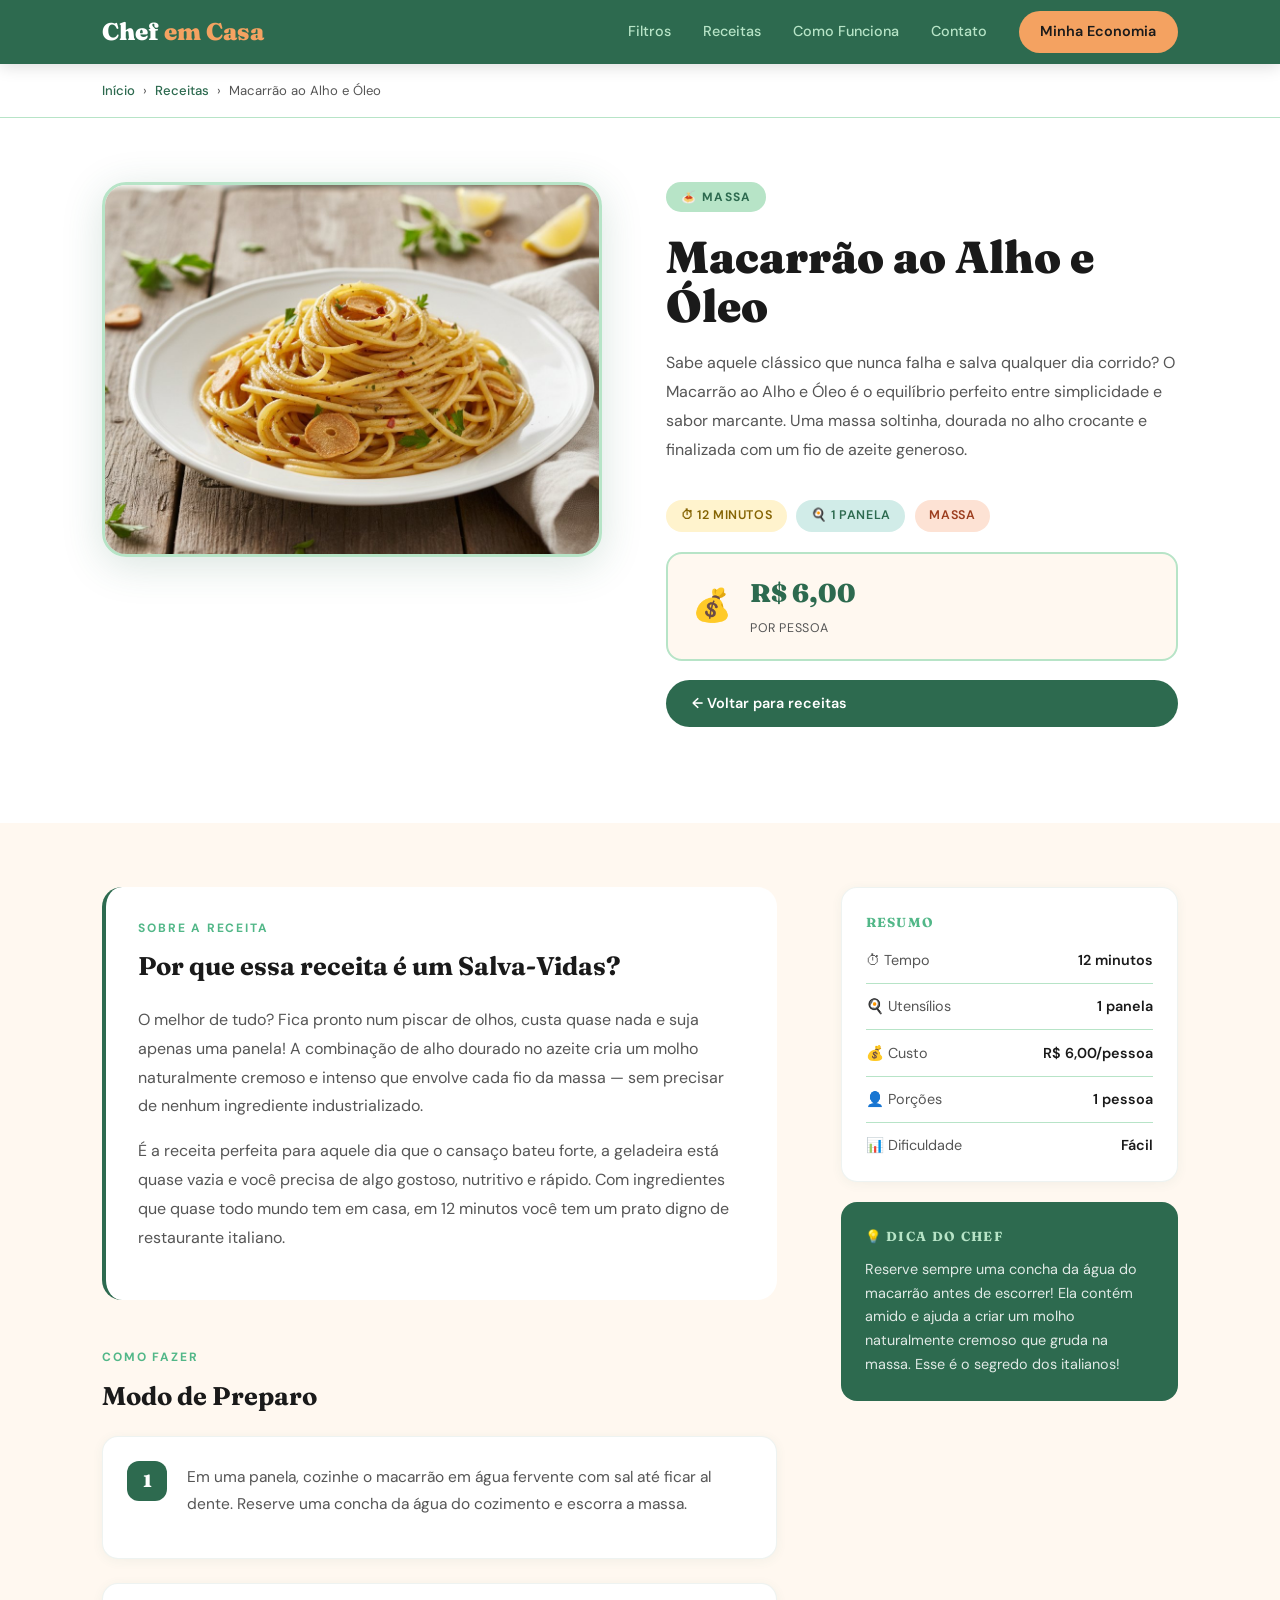
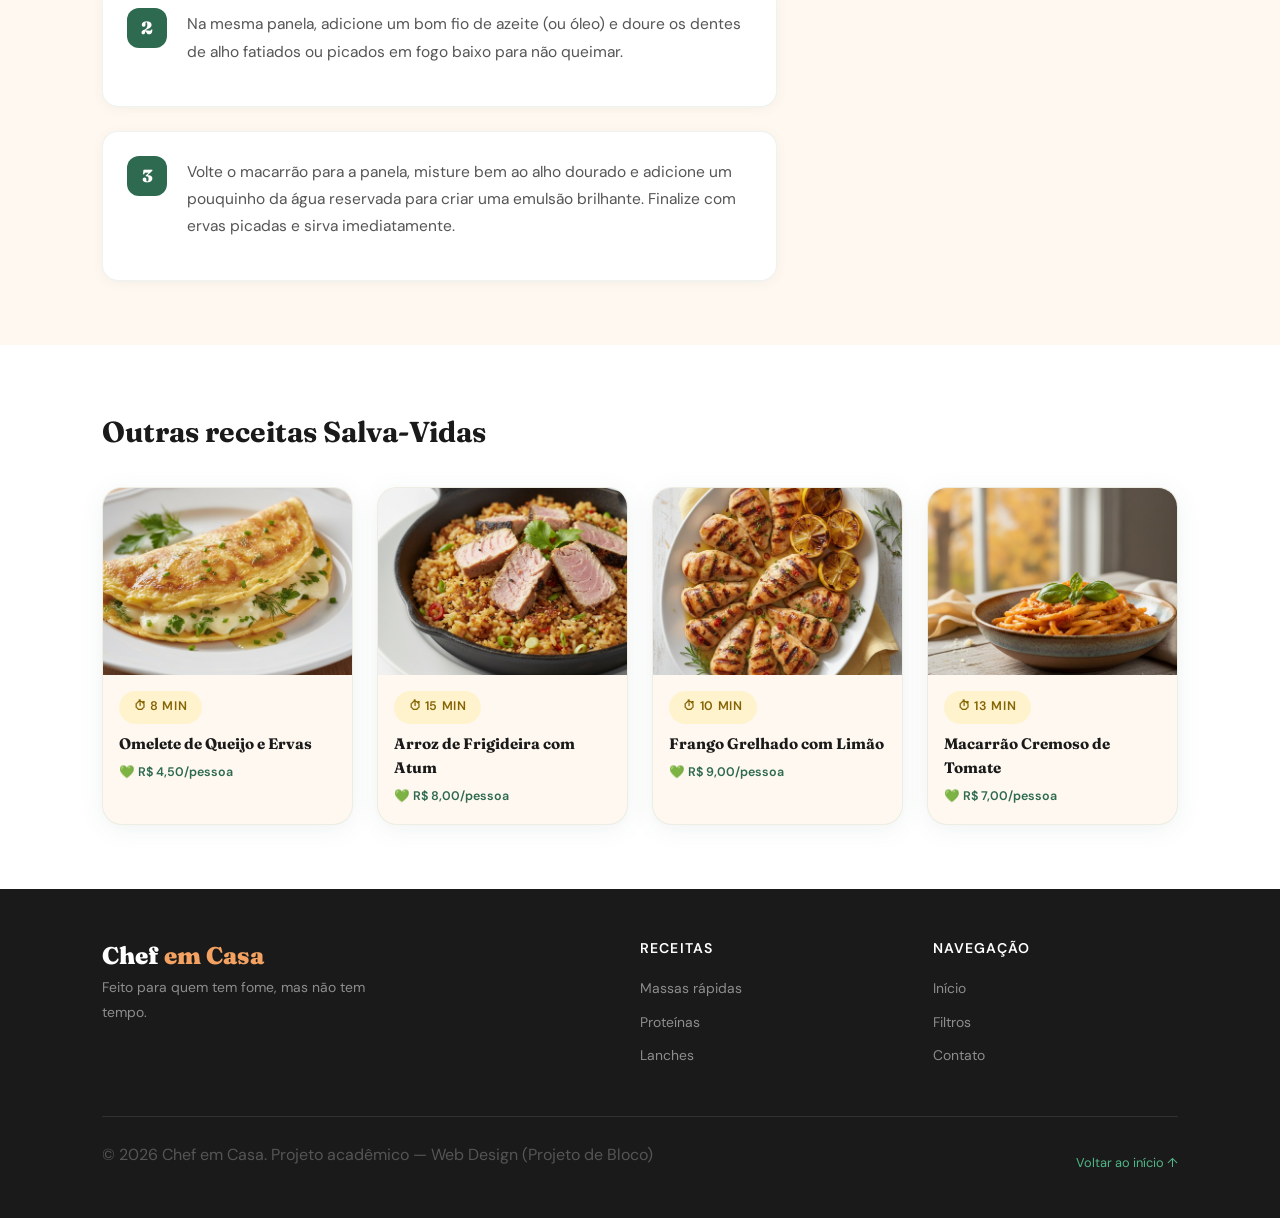
<file: receitas/macarrao-alho-oleo.html>
<!DOCTYPE html>
<html lang="pt-BR">
<head>
  <meta charset="UTF-8"/>
  <meta name="viewport" content="width=device-width, initial-scale=1.0"/>
  <title>Macarrão ao Alho e Óleo — Chef em Casa</title>
  <link href="https://fonts.googleapis.com/css2?family=Fraunces:ital,wght@0,400;0,700;0,900;1,400&family=DM+Sans:wght@300;400;500;600&display=swap" rel="stylesheet"/>
  <link rel="stylesheet" href="../css/receita.css"/>
</head>
<body>

  <!-- ========== CABEÇALHO ========== -->
  <header>
    <a href="../index.html" class="logo">Chef <span>em Casa</span></a>
    <nav>
      <a href="../index.html#filtros">Filtros</a>
      <a href="../index.html#receitas">Receitas</a>
      <a href="../index.html#como-funciona">Como Funciona</a>
      <a href="../index.html#contato">Contato</a>
      <a href="../index.html#economia" class="btn-nav">Minha Economia</a>
    </nav>
  </header>

  <!-- ========== CAMINHO DE NAVEGAÇÃO ========== -->
  <div class="breadcrumb">
    <a href="../index.html">Início</a>
    <span>›</span>
    <a href="../index.html#receitas">Receitas</a>
    <span>›</span>
    <span>Macarrão ao Alho e Óleo</span>
  </div>

  <main>

    <!-- ========== HERO DA RECEITA ========== -->
    <section class="receita-hero">

      <!-- Imagem principal -->
      <div class="receita-hero-img">
        <img src="../img/macarrao-alho-oleo.png" alt="Macarrão ao Alho e Óleo"/>
      </div>

      <!-- Informações rápidas -->
      <div class="receita-hero-info">
        <span class="receita-categoria">🍝 Massa</span>

        <h1>Macarrão ao Alho e Óleo</h1>

        <p>Sabe aquele clássico que nunca falha e salva qualquer dia corrido? O Macarrão ao Alho e Óleo é o equilíbrio perfeito entre simplicidade e sabor marcante. Uma massa soltinha, dourada no alho crocante e finalizada com um fio de azeite generoso.</p>

        <!-- Tags rápidas -->
        <div class="receita-tags">
          <span class="tag tag-tempo">⏱ 12 minutos</span>
          <span class="tag tag-loucca">🍳 1 panela</span>
          <span class="tag tag-tipo">Massa</span>
        </div>

        <!-- Box de custo -->
        <div class="receita-custo">
          <span class="icone">💰</span>
          <div>
            <strong>R$ 6,00</strong>
            <span>por pessoa</span>
          </div>
        </div>

        <a href="../index.html#receitas" class="btn-voltar">← Voltar para receitas</a>
      </div>

    </section>

    <!-- ========== CORPO DA RECEITA ========== -->
    <section class="receita-corpo">

      <!-- Coluna principal -->
      <div class="receita-conteudo">

        <!-- Descrição aprofundada -->
        <div class="secao-descricao">
          <span class="secao-rotulo">Sobre a receita</span>
          <h2>Por que essa receita é um Salva-Vidas?</h2>
          <p>O melhor de tudo? Fica pronto num piscar de olhos, custa quase nada e suja apenas uma panela! A combinação de alho dourado no azeite cria um molho naturalmente cremoso e intenso que envolve cada fio da massa — sem precisar de nenhum ingrediente industrializado.</p>
          <p>É a receita perfeita para aquele dia que o cansaço bateu forte, a geladeira está quase vazia e você precisa de algo gostoso, nutritivo e rápido. Com ingredientes que quase todo mundo tem em casa, em 12 minutos você tem um prato digno de restaurante italiano.</p>
        </div>

        <!-- Modo de preparo -->
        <div>
          <span class="secao-rotulo">Como fazer</span>
          <h2>Modo de Preparo</h2>
          <ol class="passos-lista">
            <li class="passo-item">
              <div class="passo-num">1</div>
              <p class="passo-texto">Em uma panela, cozinhe o macarrão em água fervente com sal até ficar al dente. Reserve uma concha da água do cozimento e escorra a massa.</p>
            </li>
            <li class="passo-item">
              <div class="passo-num">2</div>
              <p class="passo-texto">Na mesma panela, adicione um bom fio de azeite (ou óleo) e doure os dentes de alho fatiados ou picados em fogo baixo para não queimar.</p>
            </li>
            <li class="passo-item">
              <div class="passo-num">3</div>
              <p class="passo-texto">Volte o macarrão para a panela, misture bem ao alho dourado e adicione um pouquinho da água reservada para criar uma emulsão brilhante. Finalize com ervas picadas e sirva imediatamente.</p>
            </li>
          </ol>
        </div>

      </div>

      <!-- Coluna lateral -->
      <aside class="receita-lateral">

        <!-- Resumo da receita -->
        <div class="info-card">
          <h3>Resumo</h3>
          <ul class="info-lista">
            <li><span>⏱ Tempo</span><strong>12 minutos</strong></li>
            <li><span>🍳 Utensílios</span><strong>1 panela</strong></li>
            <li><span>💰 Custo</span><strong>R$ 6,00/pessoa</strong></li>
            <li><span>👤 Porções</span><strong>1 pessoa</strong></li>
            <li><span>📊 Dificuldade</span><strong>Fácil</strong></li>
          </ul>
        </div>

        <!-- Dica do chef -->
        <div class="dica-chef">
          <h3>💡 Dica do Chef</h3>
          <p>Reserve sempre uma concha da água do macarrão antes de escorrer! Ela contém amido e ajuda a criar um molho naturalmente cremoso que gruda na massa. Esse é o segredo dos italianos!</p>
        </div>

      </aside>
    </section>

    <!-- ========== MAIS RECEITAS ========== -->
    <section class="mais-receitas">
      <h2>Outras receitas Salva-Vidas</h2>
      <div class="sugestoes-grade">

        <a href="omelete-queijo-ervas.html" class="sugestao-card">
          <img src="../img/omelete-queijo-ervas.png" alt="Omelete de Queijo e Ervas"/>
          <div class="sugestao-info">
            <span class="tag tag-tempo">⏱ 8 min</span>
            <h3>Omelete de Queijo e Ervas</h3>
            <p>💚 R$ 4,50/pessoa</p>
          </div>
        </a>

        <a href="arroz-frigideira-atum.html" class="sugestao-card">
          <img src="../img/arroz-frigideira-atum.png" alt="Arroz de Frigideira com Atum"/>
          <div class="sugestao-info">
            <span class="tag tag-tempo">⏱ 15 min</span>
            <h3>Arroz de Frigideira com Atum</h3>
            <p>💚 R$ 8,00/pessoa</p>
          </div>
        </a>

        <a href="frango-grelhado-limao.html" class="sugestao-card">
          <img src="../img/frango-grelhado-limao.png" alt="Frango Grelhado com Limão"/>
          <div class="sugestao-info">
            <span class="tag tag-tempo">⏱ 10 min</span>
            <h3>Frango Grelhado com Limão</h3>
            <p>💚 R$ 9,00/pessoa</p>
          </div>
        </a>

        <a href="macarrao-cremoso-tomate.html" class="sugestao-card">
          <img src="../img/macarrao-cremoso-tomate.png" alt="Macarrão Cremoso de Tomate"/>
          <div class="sugestao-info">
            <span class="tag tag-tempo">⏱ 13 min</span>
            <h3>Macarrão Cremoso de Tomate</h3>
            <p>💚 R$ 7,00/pessoa</p>
          </div>
        </a>

      </div>
    </section>

  </main>

  <!-- ========== RODAPÉ ========== -->
  <footer>
    <div class="rodape-layout">
      <div class="rodape-marca">
        <a href="../index.html" class="logo">Chef <span>em Casa</span></a>
        <p>Feito para quem tem fome, mas não tem tempo.</p>
      </div>
      <div class="rodape-coluna">
        <h4>Receitas</h4>
        <ul>
          <li><a href="../index.html#receitas">Massas rápidas</a></li>
          <li><a href="../index.html#receitas">Proteínas</a></li>
          <li><a href="../index.html#receitas">Lanches</a></li>
        </ul>
      </div>
      <div class="rodape-coluna">
        <h4>Navegação</h4>
        <ul>
          <li><a href="../index.html">Início</a></li>
          <li><a href="../index.html#filtros">Filtros</a></li>
          <li><a href="../index.html#contato">Contato</a></li>
        </ul>
      </div>
    </div>
    <div class="rodape-base">
      <p>© 2026 Chef em Casa. Projeto acadêmico — Web Design (Projeto de Bloco)</p>
      <a href="../index.html">Voltar ao início ↑</a>
    </div>
  </footer>

</body>
</html>
</file>
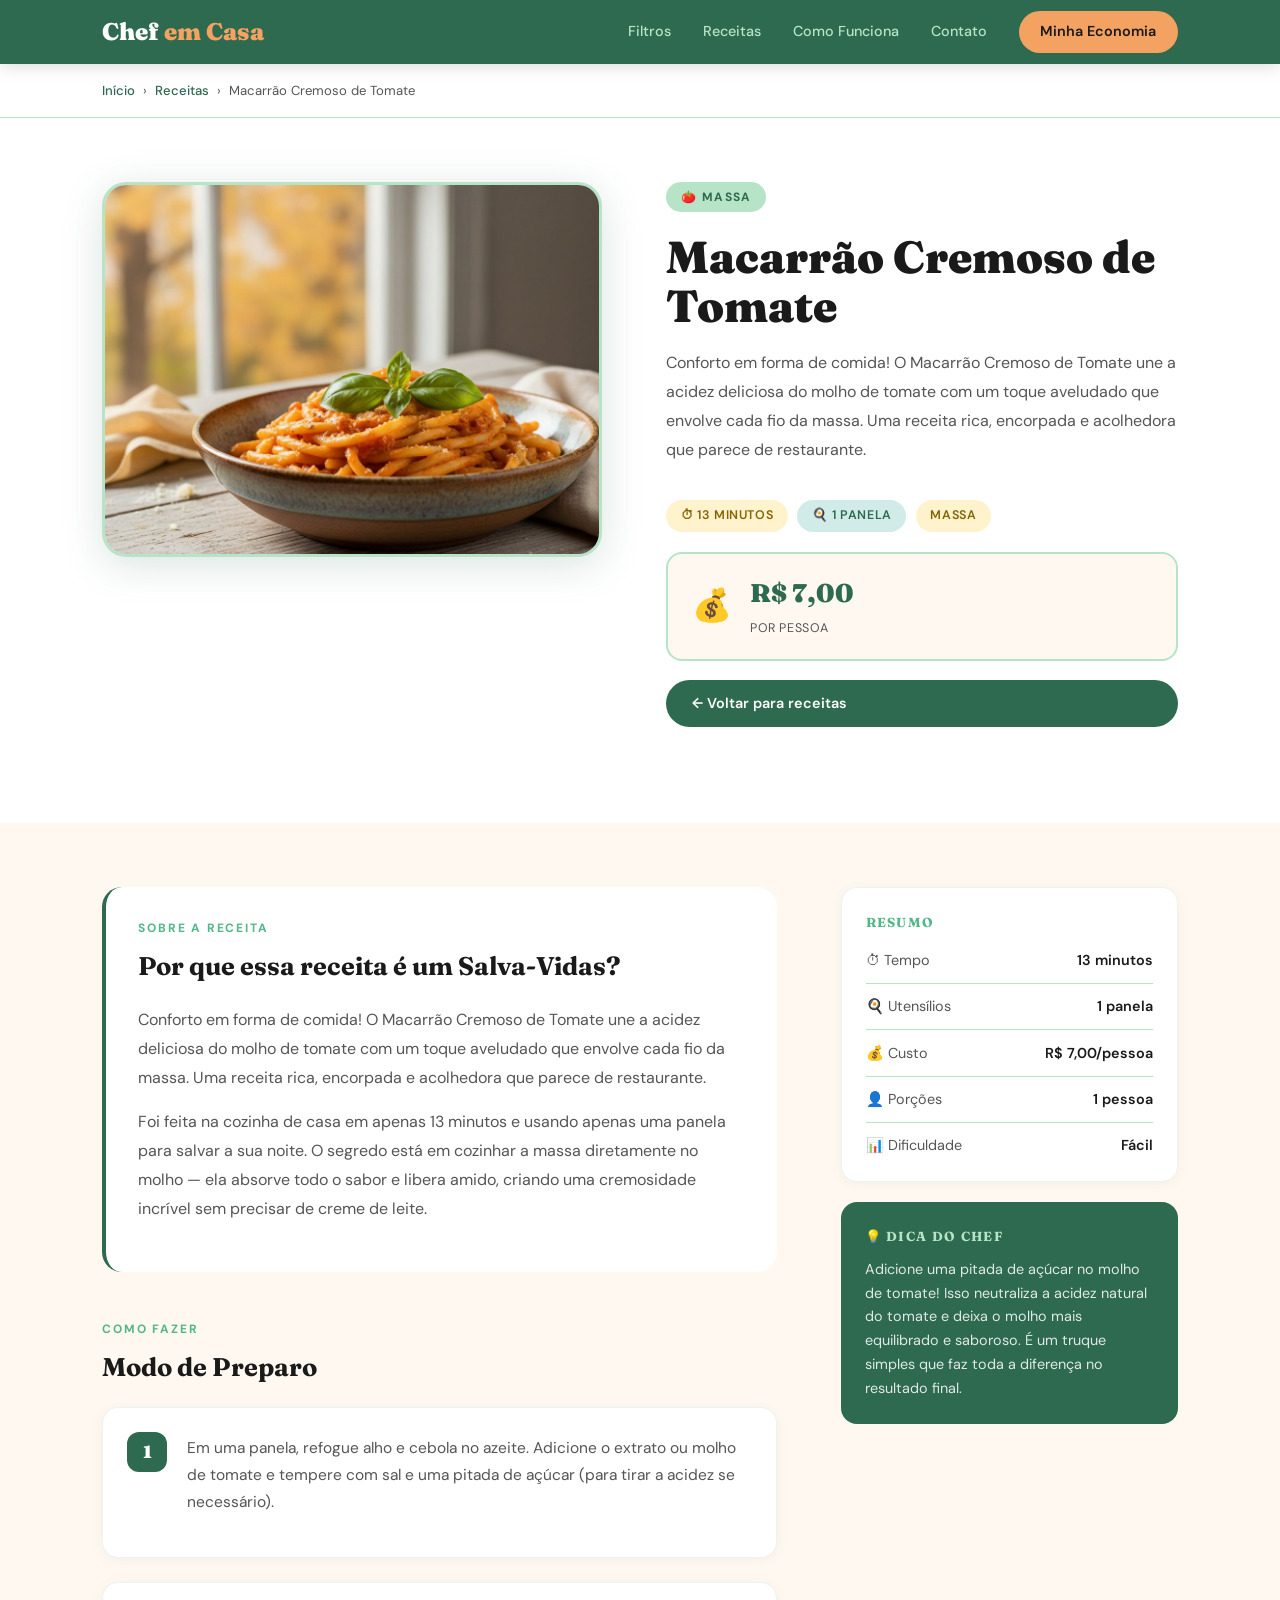
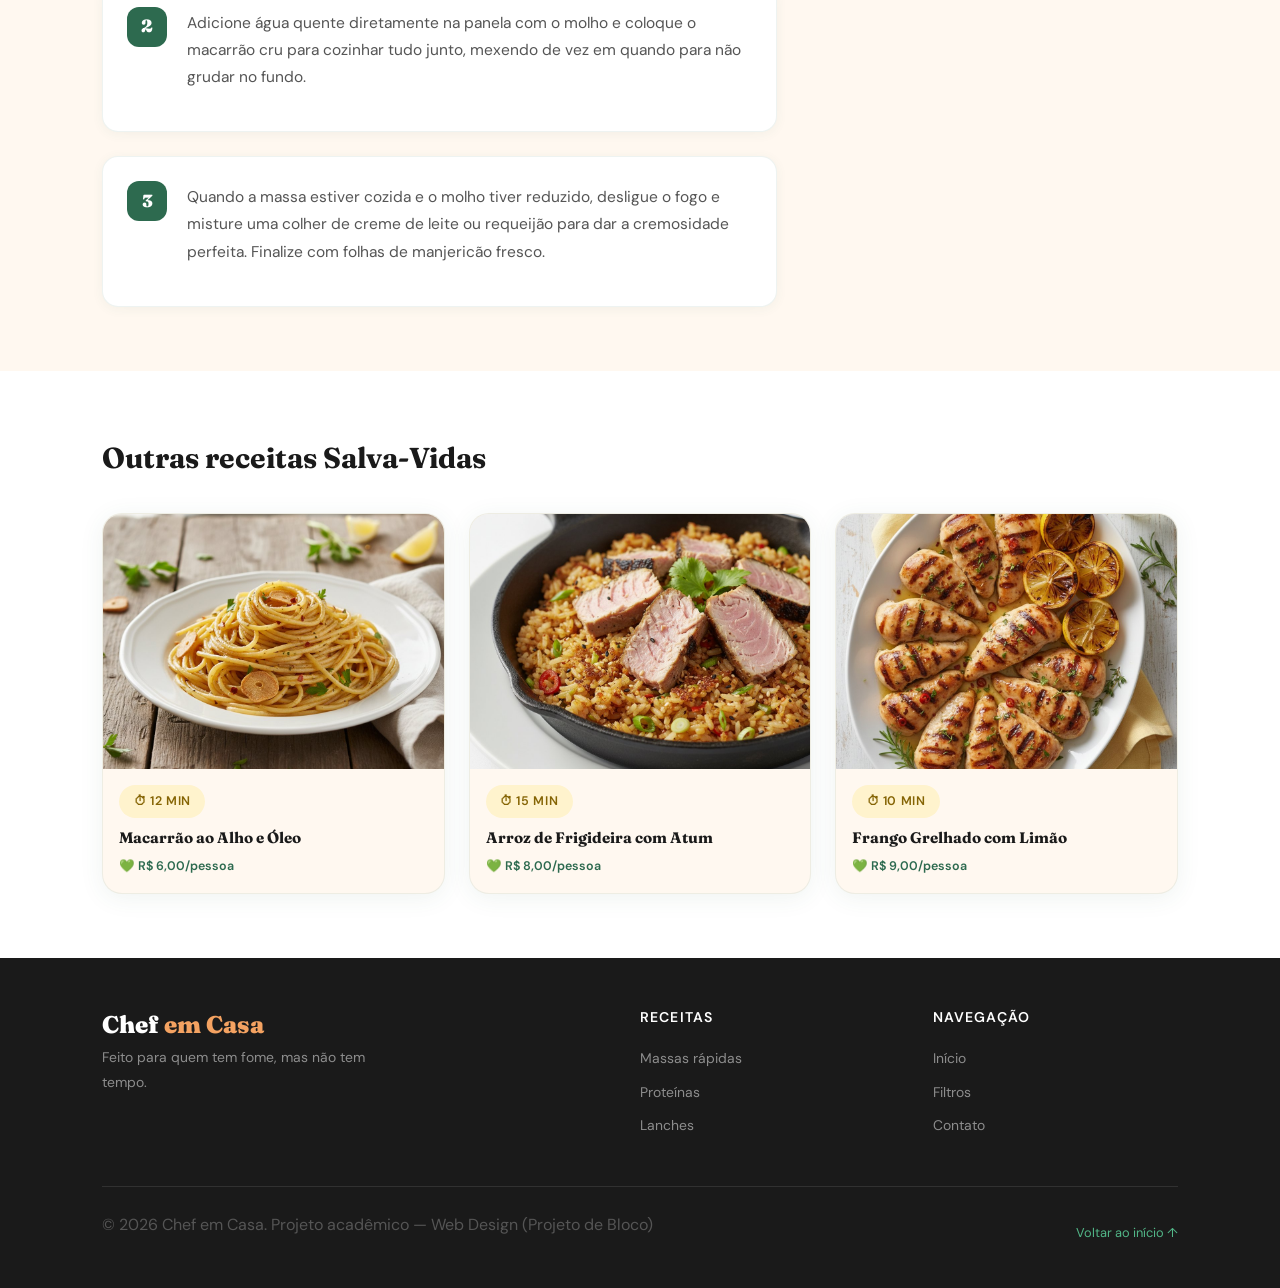
<file: receitas/macarrao-cremoso-tomate.html>
<!DOCTYPE html>
<html lang="pt-BR">
<head>
  <meta charset="UTF-8"/>
  <meta name="viewport" content="width=device-width, initial-scale=1.0"/>
  <title>Macarrão Cremoso de Tomate — Chef em Casa</title>
  <link href="https://fonts.googleapis.com/css2?family=Fraunces:ital,wght@0,400;0,700;0,900;1,400&family=DM+Sans:wght@300;400;500;600&display=swap" rel="stylesheet"/>
  <link rel="stylesheet" href="../css/receita.css"/>
</head>
<body>

  <!-- ========== CABEÇALHO ========== -->
  <header>
    <a href="../index.html" class="logo">Chef <span>em Casa</span></a>
    <nav>
      <a href="../index.html#filtros">Filtros</a>
      <a href="../index.html#receitas">Receitas</a>
      <a href="../index.html#como-funciona">Como Funciona</a>
      <a href="../index.html#contato">Contato</a>
      <a href="../index.html#economia" class="btn-nav">Minha Economia</a>
    </nav>
  </header>

  <!-- ========== CAMINHO DE NAVEGAÇÃO ========== -->
  <div class="breadcrumb">
    <a href="../index.html">Início</a>
    <span>›</span>
    <a href="../index.html#receitas">Receitas</a>
    <span>›</span>
    <span>Macarrão Cremoso de Tomate</span>
  </div>

  <main>

    <!-- ========== HERO DA RECEITA ========== -->
    <section class="receita-hero">
      <div class="receita-hero-img">
        <img src="../img/macarrao-cremoso-tomate.png" alt="Macarrão Cremoso de Tomate"/>
      </div>
      <div class="receita-hero-info">
        <span class="receita-categoria">🍅 Massa</span>
        <h1>Macarrão Cremoso de Tomate</h1>
        <p>Conforto em forma de comida! O Macarrão Cremoso de Tomate une a acidez deliciosa do molho de tomate com um toque aveludado que envolve cada fio da massa. Uma receita rica, encorpada e acolhedora que parece de restaurante.</p>
        <div class="receita-tags">
          <span class="tag tag-tempo">⏱ 13 minutos</span>
          <span class="tag tag-loucca">🍳 1 panela</span>
          <span class="tag tag-tempo">Massa</span>
        </div>
        <div class="receita-custo">
          <span class="icone">💰</span>
          <div>
            <strong>R$ 7,00</strong>
            <span>por pessoa</span>
          </div>
        </div>
        <a href="../index.html#receitas" class="btn-voltar">← Voltar para receitas</a>
      </div>
    </section>

    <!-- ========== CORPO DA RECEITA ========== -->
    <section class="receita-corpo">
      <div class="receita-conteudo">

        <div class="secao-descricao">
          <span class="secao-rotulo">Sobre a receita</span>
          <h2>Por que essa receita é um Salva-Vidas?</h2>
          <p>Conforto em forma de comida! O Macarrão Cremoso de Tomate une a acidez deliciosa do molho de tomate com um toque aveludado que envolve cada fio da massa. Uma receita rica, encorpada e acolhedora que parece de restaurante.</p>
          <p>Foi feita na cozinha de casa em apenas 13 minutos e usando apenas uma panela para salvar a sua noite. O segredo está em cozinhar a massa diretamente no molho — ela absorve todo o sabor e libera amido, criando uma cremosidade incrível sem precisar de creme de leite.</p>
        </div>

        <div>
          <span class="secao-rotulo">Como fazer</span>
          <h2>Modo de Preparo</h2>
          <ol class="passos-lista">
            <li class="passo-item">
              <div class="passo-num">1</div>
              <p class="passo-texto">Em uma panela, refogue alho e cebola no azeite. Adicione o extrato ou molho de tomate e tempere com sal e uma pitada de açúcar (para tirar a acidez se necessário).</p>
            </li>
            <li class="passo-item">
              <div class="passo-num">2</div>
              <p class="passo-texto">Adicione água quente diretamente na panela com o molho e coloque o macarrão cru para cozinhar tudo junto, mexendo de vez em quando para não grudar no fundo.</p>
            </li>
            <li class="passo-item">
              <div class="passo-num">3</div>
              <p class="passo-texto">Quando a massa estiver cozida e o molho tiver reduzido, desligue o fogo e misture uma colher de creme de leite ou requeijão para dar a cremosidade perfeita. Finalize com folhas de manjericão fresco.</p>
            </li>

          </ol>
        </div>

      </div>

      <aside class="receita-lateral">
        <div class="info-card">
          <h3>Resumo</h3>
          <ul class="info-lista">
            <li><span>⏱ Tempo</span><strong>13 minutos</strong></li>
            <li><span>🍳 Utensílios</span><strong>1 panela</strong></li>
            <li><span>💰 Custo</span><strong>R$ 7,00/pessoa</strong></li>
            <li><span>👤 Porções</span><strong>1 pessoa</strong></li>
            <li><span>📊 Dificuldade</span><strong>Fácil</strong></li>
          </ul>
        </div>
        <div class="dica-chef">
          <h3>💡 Dica do Chef</h3>
          <p>Adicione uma pitada de açúcar no molho de tomate! Isso neutraliza a acidez natural do tomate e deixa o molho mais equilibrado e saboroso. É um truque simples que faz toda a diferença no resultado final.</p>
        </div>
      </aside>
    </section>

    <!-- ========== MAIS RECEITAS ========== -->
    <section class="mais-receitas">
      <h2>Outras receitas Salva-Vidas</h2>
      <div class="sugestoes-grade">
        <a href="macarrao-alho-oleo.html" class="sugestao-card">
          <img src="../img/macarrao-alho-oleo.png" alt="Macarrão ao Alho e Óleo"/>
          <div class="sugestao-info">
            <span class="tag tag-tempo">⏱ 12 min</span>
            <h3>Macarrão ao Alho e Óleo</h3>
            <p>💚 R$ 6,00/pessoa</p>
          </div>
        </a>
        <a href="arroz-frigideira-atum.html" class="sugestao-card">
          <img src="../img/arroz-frigideira-atum.png" alt="Arroz de Frigideira com Atum"/>
          <div class="sugestao-info">
            <span class="tag tag-tempo">⏱ 15 min</span>
            <h3>Arroz de Frigideira com Atum</h3>
            <p>💚 R$ 8,00/pessoa</p>
          </div>
        </a>
        <a href="frango-grelhado-limao.html" class="sugestao-card">
          <img src="../img/frango-grelhado-limao.png" alt="Frango Grelhado com Limão"/>
          <div class="sugestao-info">
            <span class="tag tag-tempo">⏱ 10 min</span>
            <h3>Frango Grelhado com Limão</h3>
            <p>💚 R$ 9,00/pessoa</p>
          </div>
        </a>

      </div>
    </section>

  </main>

  <!-- ========== RODAPÉ ========== -->
  <footer>
    <div class="rodape-layout">
      <div class="rodape-marca">
        <a href="../index.html" class="logo">Chef <span>em Casa</span></a>
        <p>Feito para quem tem fome, mas não tem tempo.</p>
      </div>
      <div class="rodape-coluna">
        <h4>Receitas</h4>
        <ul>
          <li><a href="../index.html#receitas">Massas rápidas</a></li>
          <li><a href="../index.html#receitas">Proteínas</a></li>
          <li><a href="../index.html#receitas">Lanches</a></li>
        </ul>
      </div>
      <div class="rodape-coluna">
        <h4>Navegação</h4>
        <ul>
          <li><a href="../index.html">Início</a></li>
          <li><a href="../index.html#filtros">Filtros</a></li>
          <li><a href="../index.html#contato">Contato</a></li>
        </ul>
      </div>
    </div>
    <div class="rodape-base">
      <p>© 2026 Chef em Casa. Projeto acadêmico — Web Design (Projeto de Bloco)</p>
      <a href="../index.html">Voltar ao início ↑</a>
    </div>
  </footer>

</body>
</html>
</file>
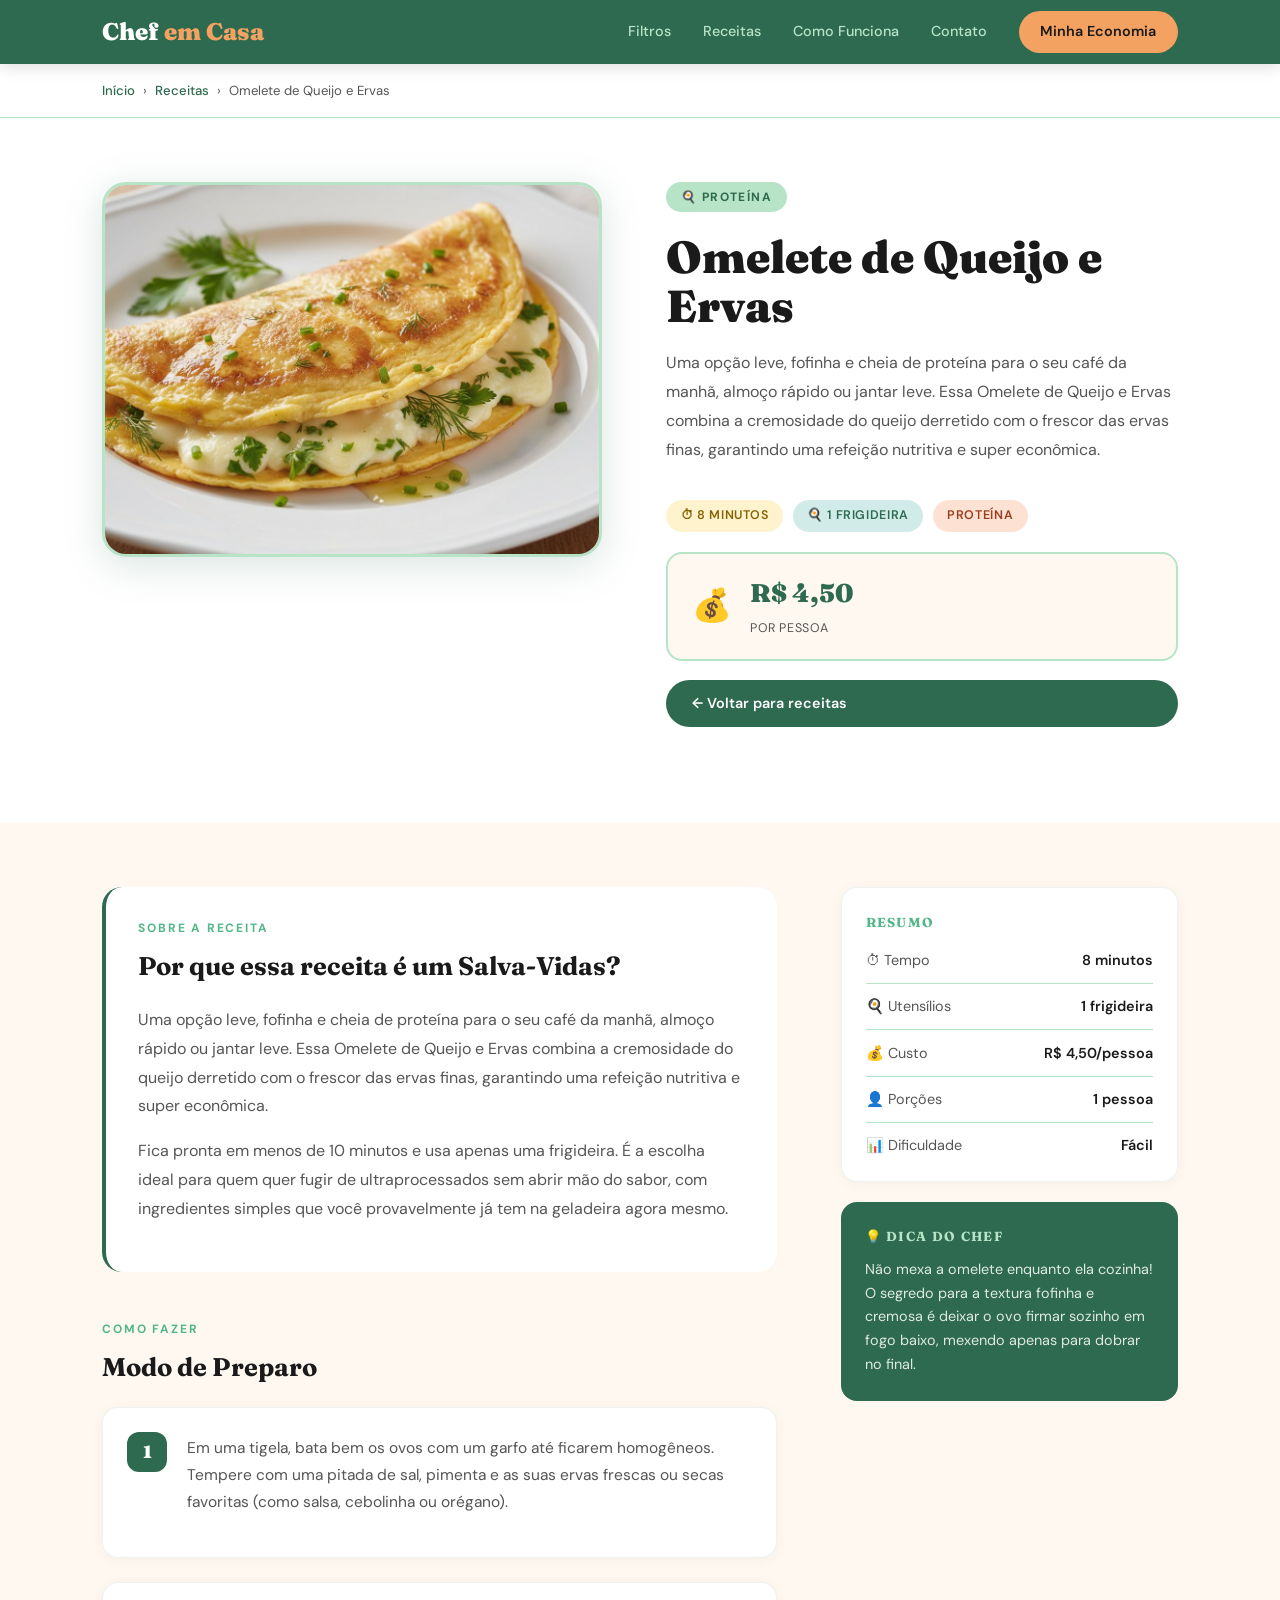
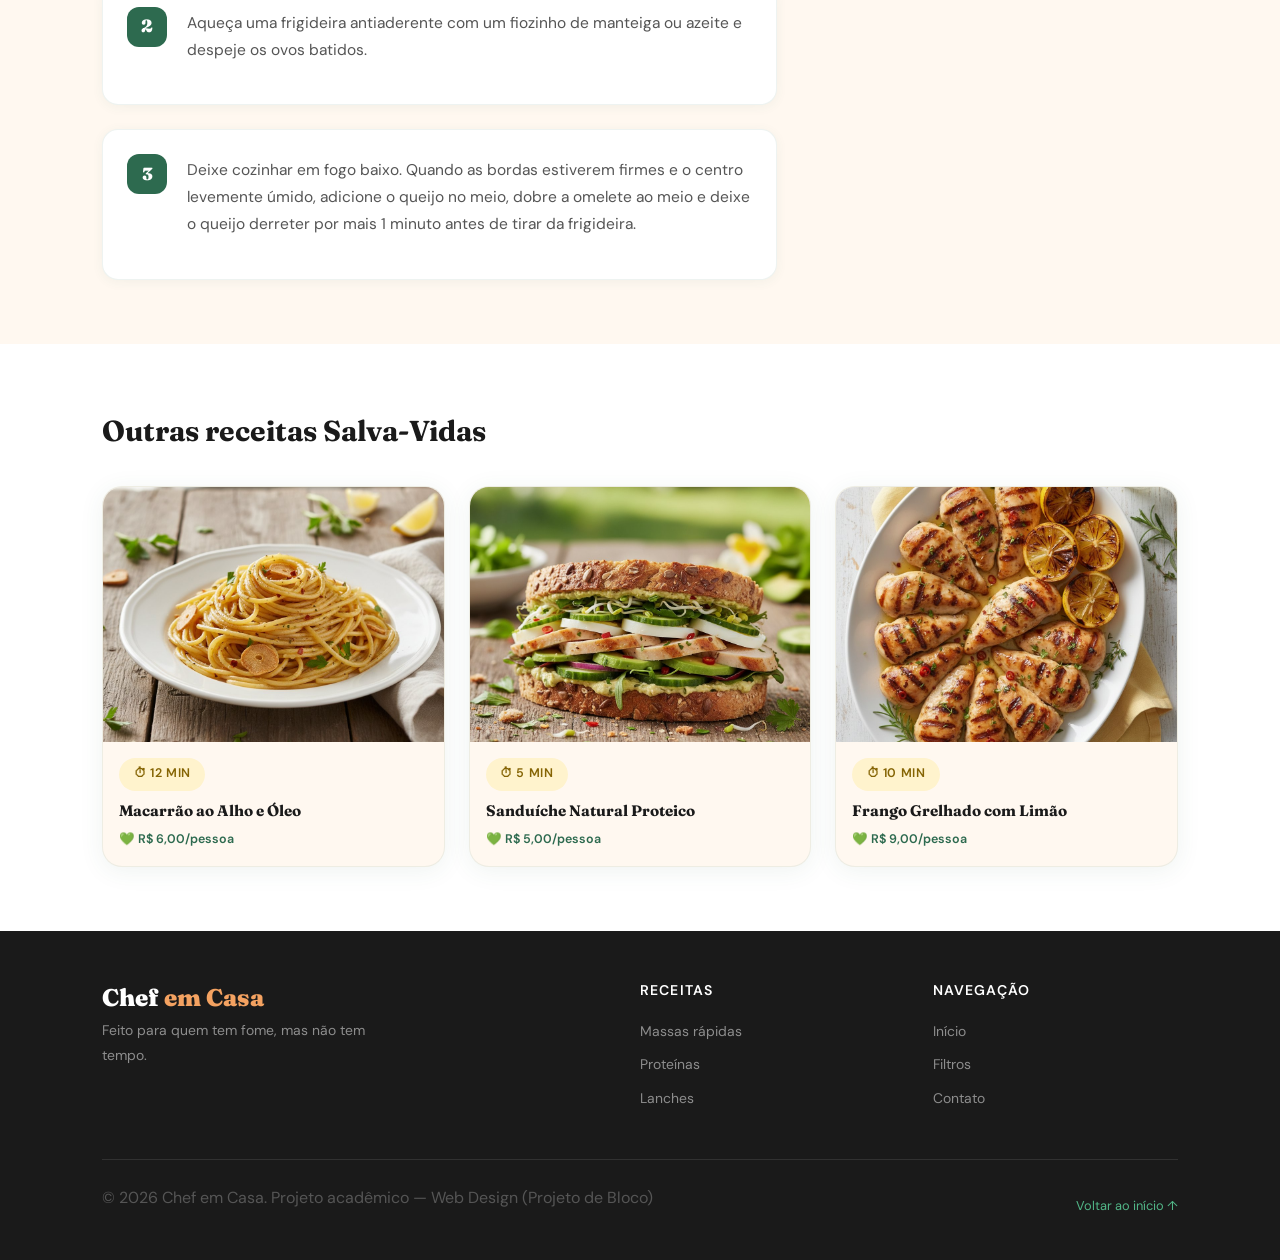
<file: receitas/omelete-queijo-ervas.html>
<!DOCTYPE html>
<html lang="pt-BR">
<head>
  <meta charset="UTF-8"/>
  <meta name="viewport" content="width=device-width, initial-scale=1.0"/>
  <title>Omelete de Queijo e Ervas — Chef em Casa</title>
  <link href="https://fonts.googleapis.com/css2?family=Fraunces:ital,wght@0,400;0,700;0,900;1,400&family=DM+Sans:wght@300;400;500;600&display=swap" rel="stylesheet"/>
  <link rel="stylesheet" href="../css/receita.css"/>
</head>
<body>

  <!-- ========== CABEÇALHO ========== -->
  <header>
    <a href="../index.html" class="logo">Chef <span>em Casa</span></a>
    <nav>
      <a href="../index.html#filtros">Filtros</a>
      <a href="../index.html#receitas">Receitas</a>
      <a href="../index.html#como-funciona">Como Funciona</a>
      <a href="../index.html#contato">Contato</a>
      <a href="../index.html#economia" class="btn-nav">Minha Economia</a>
    </nav>
  </header>

  <!-- ========== CAMINHO DE NAVEGAÇÃO ========== -->
  <div class="breadcrumb">
    <a href="../index.html">Início</a>
    <span>›</span>
    <a href="../index.html#receitas">Receitas</a>
    <span>›</span>
    <span>Omelete de Queijo e Ervas</span>
  </div>

  <main>

    <!-- ========== HERO DA RECEITA ========== -->
    <section class="receita-hero">
      <div class="receita-hero-img">
        <img src="../img/omelete-queijo-ervas.png" alt="Omelete de Queijo e Ervas"/>
      </div>
      <div class="receita-hero-info">
        <span class="receita-categoria">🍳 Proteína</span>
        <h1>Omelete de Queijo e Ervas</h1>
        <p>Uma opção leve, fofinha e cheia de proteína para o seu café da manhã, almoço rápido ou jantar leve. Essa Omelete de Queijo e Ervas combina a cremosidade do queijo derretido com o frescor das ervas finas, garantindo uma refeição nutritiva e super econômica.</p>
        <div class="receita-tags">
          <span class="tag tag-tempo">⏱ 8 minutos</span>
          <span class="tag tag-loucca">🍳 1 frigideira</span>
          <span class="tag tag-tipo">Proteína</span>
        </div>
        <div class="receita-custo">
          <span class="icone">💰</span>
          <div>
            <strong>R$ 4,50</strong>
            <span>por pessoa</span>
          </div>
        </div>
        <a href="../index.html#receitas" class="btn-voltar">← Voltar para receitas</a>
      </div>
    </section>

    <!-- ========== CORPO DA RECEITA ========== -->
    <section class="receita-corpo">
      <div class="receita-conteudo">

        <div class="secao-descricao">
          <span class="secao-rotulo">Sobre a receita</span>
          <h2>Por que essa receita é um Salva-Vidas?</h2>
          <p>Uma opção leve, fofinha e cheia de proteína para o seu café da manhã, almoço rápido ou jantar leve. Essa Omelete de Queijo e Ervas combina a cremosidade do queijo derretido com o frescor das ervas finas, garantindo uma refeição nutritiva e super econômica.</p>
          <p>Fica pronta em menos de 10 minutos e usa apenas uma frigideira. É a escolha ideal para quem quer fugir de ultraprocessados sem abrir mão do sabor, com ingredientes simples que você provavelmente já tem na geladeira agora mesmo.</p>
        </div>

        <div>
          <span class="secao-rotulo">Como fazer</span>
          <h2>Modo de Preparo</h2>
          <ol class="passos-lista">
            <li class="passo-item">
              <div class="passo-num">1</div>
              <p class="passo-texto">Em uma tigela, bata bem os ovos com um garfo até ficarem homogêneos. Tempere com uma pitada de sal, pimenta e as suas ervas frescas ou secas favoritas (como salsa, cebolinha ou orégano).</p>
            </li>
            <li class="passo-item">
              <div class="passo-num">2</div>
              <p class="passo-texto">Aqueça uma frigideira antiaderente com um fiozinho de manteiga ou azeite e despeje os ovos batidos.</p>
            </li>
            <li class="passo-item">
              <div class="passo-num">3</div>
              <p class="passo-texto">Deixe cozinhar em fogo baixo. Quando as bordas estiverem firmes e o centro levemente úmido, adicione o queijo no meio, dobre a omelete ao meio e deixe o queijo derreter por mais 1 minuto antes de tirar da frigideira.</p>
            </li>

          </ol>
        </div>

      </div>

      <aside class="receita-lateral">
        <div class="info-card">
          <h3>Resumo</h3>
          <ul class="info-lista">
            <li><span>⏱ Tempo</span><strong>8 minutos</strong></li>
            <li><span>🍳 Utensílios</span><strong>1 frigideira</strong></li>
            <li><span>💰 Custo</span><strong>R$ 4,50/pessoa</strong></li>
            <li><span>👤 Porções</span><strong>1 pessoa</strong></li>
            <li><span>📊 Dificuldade</span><strong>Fácil</strong></li>
          </ul>
        </div>
        <div class="dica-chef">
          <h3>💡 Dica do Chef</h3>
          <p>Não mexa a omelete enquanto ela cozinha! O segredo para a textura fofinha e cremosa é deixar o ovo firmar sozinho em fogo baixo, mexendo apenas para dobrar no final.</p>
        </div>
      </aside>
    </section>

    <!-- ========== MAIS RECEITAS ========== -->
    <section class="mais-receitas">
      <h2>Outras receitas Salva-Vidas</h2>
      <div class="sugestoes-grade">
        <a href="macarrao-alho-oleo.html" class="sugestao-card">
          <img src="../img/macarrao-alho-oleo.png" alt="Macarrão ao Alho e Óleo"/>
          <div class="sugestao-info">
            <span class="tag tag-tempo">⏱ 12 min</span>
            <h3>Macarrão ao Alho e Óleo</h3>
            <p>💚 R$ 6,00/pessoa</p>
          </div>
        </a>
        <a href="sanduiche-natural.html" class="sugestao-card">
          <img src="../img/sanduiche-natural.png" alt="Sanduíche Natural Proteico"/>
          <div class="sugestao-info">
            <span class="tag tag-tempo">⏱ 5 min</span>
            <h3>Sanduíche Natural Proteico</h3>
            <p>💚 R$ 5,00/pessoa</p>
          </div>
        </a>
        <a href="frango-grelhado-limao.html" class="sugestao-card">
          <img src="../img/frango-grelhado-limao.png" alt="Frango Grelhado com Limão"/>
          <div class="sugestao-info">
            <span class="tag tag-tempo">⏱ 10 min</span>
            <h3>Frango Grelhado com Limão</h3>
            <p>💚 R$ 9,00/pessoa</p>
          </div>
        </a>

      </div>
    </section>

  </main>

  <!-- ========== RODAPÉ ========== -->
  <footer>
    <div class="rodape-layout">
      <div class="rodape-marca">
        <a href="../index.html" class="logo">Chef <span>em Casa</span></a>
        <p>Feito para quem tem fome, mas não tem tempo.</p>
      </div>
      <div class="rodape-coluna">
        <h4>Receitas</h4>
        <ul>
          <li><a href="../index.html#receitas">Massas rápidas</a></li>
          <li><a href="../index.html#receitas">Proteínas</a></li>
          <li><a href="../index.html#receitas">Lanches</a></li>
        </ul>
      </div>
      <div class="rodape-coluna">
        <h4>Navegação</h4>
        <ul>
          <li><a href="../index.html">Início</a></li>
          <li><a href="../index.html#filtros">Filtros</a></li>
          <li><a href="../index.html#contato">Contato</a></li>
        </ul>
      </div>
    </div>
    <div class="rodape-base">
      <p>© 2026 Chef em Casa. Projeto acadêmico — Web Design (Projeto de Bloco)</p>
      <a href="../index.html">Voltar ao início ↑</a>
    </div>
  </footer>

</body>
</html>
</file>
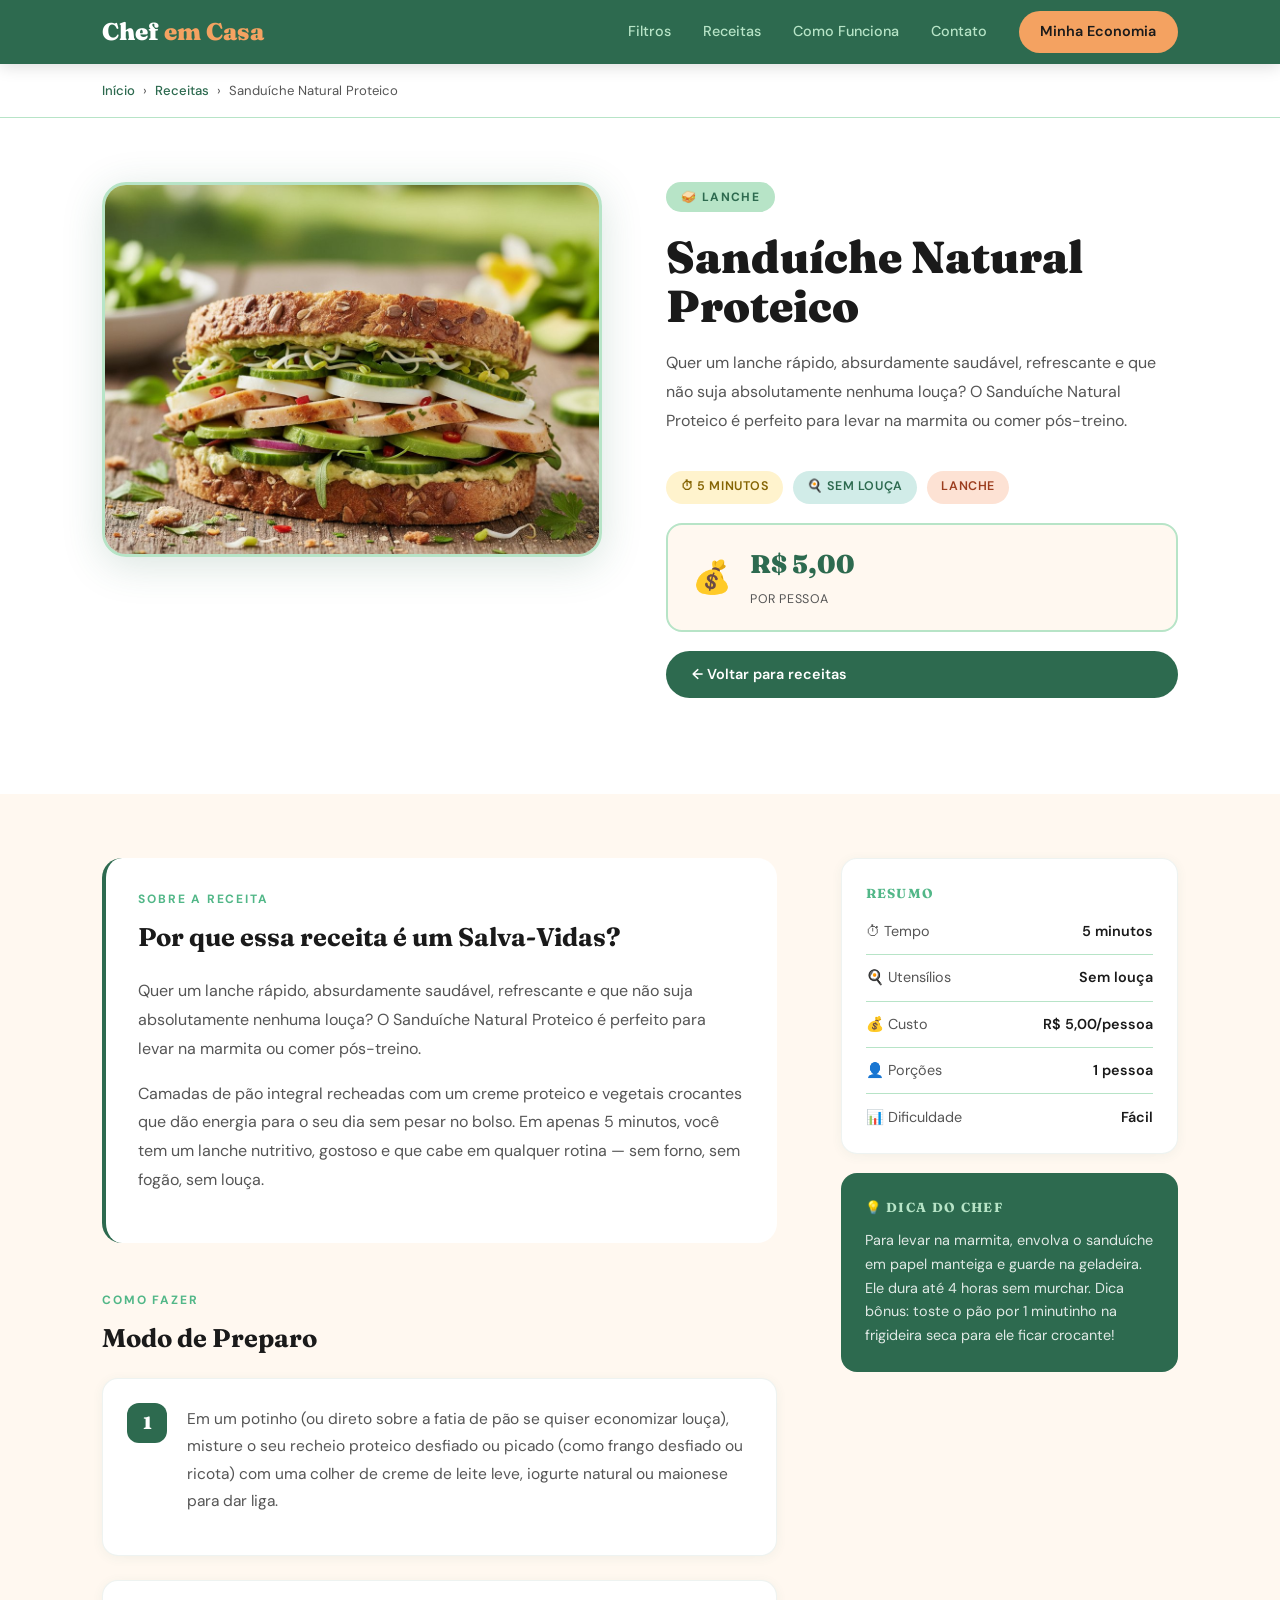
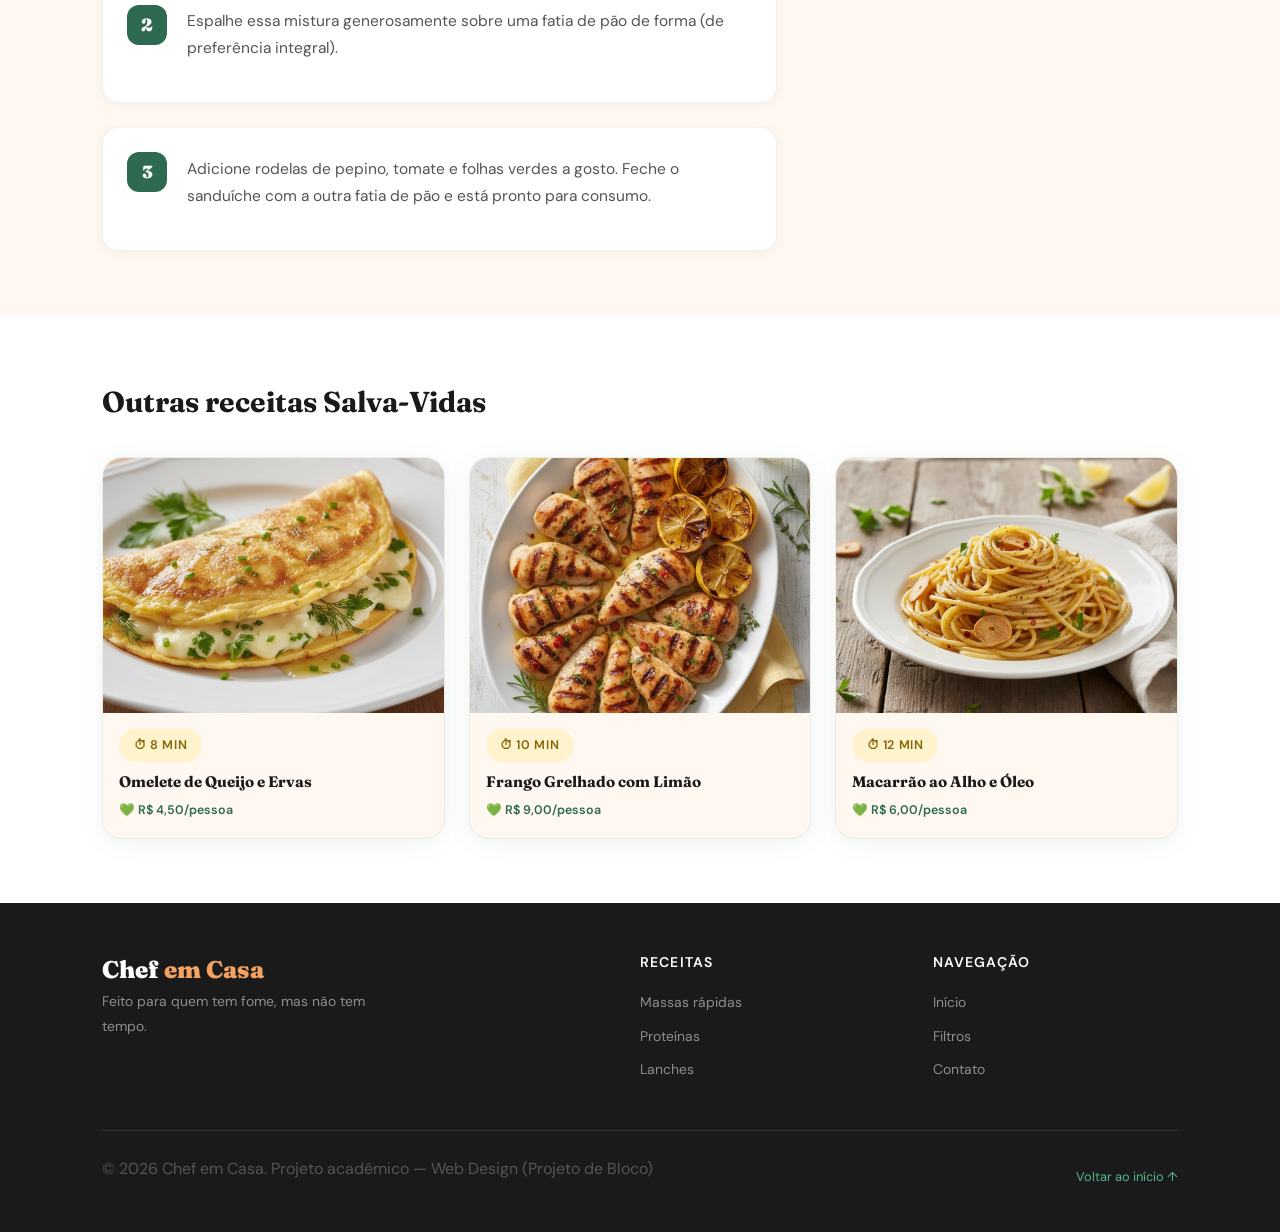
<file: receitas/sanduiche-natural.html>
<!DOCTYPE html>
<html lang="pt-BR">
<head>
  <meta charset="UTF-8"/>
  <meta name="viewport" content="width=device-width, initial-scale=1.0"/>
  <title>Sanduíche Natural Proteico — Chef em Casa</title>
  <link href="https://fonts.googleapis.com/css2?family=Fraunces:ital,wght@0,400;0,700;0,900;1,400&family=DM+Sans:wght@300;400;500;600&display=swap" rel="stylesheet"/>
  <link rel="stylesheet" href="../css/receita.css"/>
</head>
<body>

  <!-- ========== CABEÇALHO ========== -->
  <header>
    <a href="../index.html" class="logo">Chef <span>em Casa</span></a>
    <nav>
      <a href="../index.html#filtros">Filtros</a>
      <a href="../index.html#receitas">Receitas</a>
      <a href="../index.html#como-funciona">Como Funciona</a>
      <a href="../index.html#contato">Contato</a>
      <a href="../index.html#economia" class="btn-nav">Minha Economia</a>
    </nav>
  </header>

  <!-- ========== CAMINHO DE NAVEGAÇÃO ========== -->
  <div class="breadcrumb">
    <a href="../index.html">Início</a>
    <span>›</span>
    <a href="../index.html#receitas">Receitas</a>
    <span>›</span>
    <span>Sanduíche Natural Proteico</span>
  </div>

  <main>

    <!-- ========== HERO DA RECEITA ========== -->
    <section class="receita-hero">
      <div class="receita-hero-img">
        <img src="../img/sanduiche-natural.png" alt="Sanduíche Natural Proteico"/>
      </div>
      <div class="receita-hero-info">
        <span class="receita-categoria">🥪 Lanche</span>
        <h1>Sanduíche Natural Proteico</h1>
        <p>Quer um lanche rápido, absurdamente saudável, refrescante e que não suja absolutamente nenhuma louça? O Sanduíche Natural Proteico é perfeito para levar na marmita ou comer pós-treino.</p>
        <div class="receita-tags">
          <span class="tag tag-tempo">⏱ 5 minutos</span>
          <span class="tag tag-loucca">🍳 Sem louça</span>
          <span class="tag tag-tipo">Lanche</span>
        </div>
        <div class="receita-custo">
          <span class="icone">💰</span>
          <div>
            <strong>R$ 5,00</strong>
            <span>por pessoa</span>
          </div>
        </div>
        <a href="../index.html#receitas" class="btn-voltar">← Voltar para receitas</a>
      </div>
    </section>

    <!-- ========== CORPO DA RECEITA ========== -->
    <section class="receita-corpo">
      <div class="receita-conteudo">

        <div class="secao-descricao">
          <span class="secao-rotulo">Sobre a receita</span>
          <h2>Por que essa receita é um Salva-Vidas?</h2>
          <p>Quer um lanche rápido, absurdamente saudável, refrescante e que não suja absolutamente nenhuma louça? O Sanduíche Natural Proteico é perfeito para levar na marmita ou comer pós-treino.</p>
          <p>Camadas de pão integral recheadas com um creme proteico e vegetais crocantes que dão energia para o seu dia sem pesar no bolso. Em apenas 5 minutos, você tem um lanche nutritivo, gostoso e que cabe em qualquer rotina — sem forno, sem fogão, sem louça.</p>
        </div>

        <div>
          <span class="secao-rotulo">Como fazer</span>
          <h2>Modo de Preparo</h2>
          <ol class="passos-lista">
            <li class="passo-item">
              <div class="passo-num">1</div>
              <p class="passo-texto">Em um potinho (ou direto sobre a fatia de pão se quiser economizar louça), misture o seu recheio proteico desfiado ou picado (como frango desfiado ou ricota) com uma colher de creme de leite leve, iogurte natural ou maionese para dar liga.</p>
            </li>
            <li class="passo-item">
              <div class="passo-num">2</div>
              <p class="passo-texto">Espalhe essa mistura generosamente sobre uma fatia de pão de forma (de preferência integral).</p>
            </li>
            <li class="passo-item">
              <div class="passo-num">3</div>
              <p class="passo-texto">Adicione rodelas de pepino, tomate e folhas verdes a gosto. Feche o sanduíche com a outra fatia de pão e está pronto para consumo.</p>
            </li>

          </ol>
        </div>

      </div>

      <aside class="receita-lateral">
        <div class="info-card">
          <h3>Resumo</h3>
          <ul class="info-lista">
            <li><span>⏱ Tempo</span><strong>5 minutos</strong></li>
            <li><span>🍳 Utensílios</span><strong>Sem louça</strong></li>
            <li><span>💰 Custo</span><strong>R$ 5,00/pessoa</strong></li>
            <li><span>👤 Porções</span><strong>1 pessoa</strong></li>
            <li><span>📊 Dificuldade</span><strong>Fácil</strong></li>
          </ul>
        </div>
        <div class="dica-chef">
          <h3>💡 Dica do Chef</h3>
          <p>Para levar na marmita, envolva o sanduíche em papel manteiga e guarde na geladeira. Ele dura até 4 horas sem murchar. Dica bônus: toste o pão por 1 minutinho na frigideira seca para ele ficar crocante!</p>
        </div>
      </aside>
    </section>

    <!-- ========== MAIS RECEITAS ========== -->
    <section class="mais-receitas">
      <h2>Outras receitas Salva-Vidas</h2>
      <div class="sugestoes-grade">
        <a href="omelete-queijo-ervas.html" class="sugestao-card">
          <img src="../img/omelete-queijo-ervas.png" alt="Omelete de Queijo e Ervas"/>
          <div class="sugestao-info">
            <span class="tag tag-tempo">⏱ 8 min</span>
            <h3>Omelete de Queijo e Ervas</h3>
            <p>💚 R$ 4,50/pessoa</p>
          </div>
        </a>
        <a href="frango-grelhado-limao.html" class="sugestao-card">
          <img src="../img/frango-grelhado-limao.png" alt="Frango Grelhado com Limão"/>
          <div class="sugestao-info">
            <span class="tag tag-tempo">⏱ 10 min</span>
            <h3>Frango Grelhado com Limão</h3>
            <p>💚 R$ 9,00/pessoa</p>
          </div>
        </a>
        <a href="macarrao-alho-oleo.html" class="sugestao-card">
          <img src="../img/macarrao-alho-oleo.png" alt="Macarrão ao Alho e Óleo"/>
          <div class="sugestao-info">
            <span class="tag tag-tempo">⏱ 12 min</span>
            <h3>Macarrão ao Alho e Óleo</h3>
            <p>💚 R$ 6,00/pessoa</p>
          </div>
        </a>

      </div>
    </section>

  </main>

  <!-- ========== RODAPÉ ========== -->
  <footer>
    <div class="rodape-layout">
      <div class="rodape-marca">
        <a href="../index.html" class="logo">Chef <span>em Casa</span></a>
        <p>Feito para quem tem fome, mas não tem tempo.</p>
      </div>
      <div class="rodape-coluna">
        <h4>Receitas</h4>
        <ul>
          <li><a href="../index.html#receitas">Massas rápidas</a></li>
          <li><a href="../index.html#receitas">Proteínas</a></li>
          <li><a href="../index.html#receitas">Lanches</a></li>
        </ul>
      </div>
      <div class="rodape-coluna">
        <h4>Navegação</h4>
        <ul>
          <li><a href="../index.html">Início</a></li>
          <li><a href="../index.html#filtros">Filtros</a></li>
          <li><a href="../index.html#contato">Contato</a></li>
        </ul>
      </div>
    </div>
    <div class="rodape-base">
      <p>© 2026 Chef em Casa. Projeto acadêmico — Web Design (Projeto de Bloco)</p>
      <a href="../index.html">Voltar ao início ↑</a>
    </div>
  </footer>

</body>
</html>
</file>
<file: css/style.css>
/* ============================================================
   Chef em Casa — Folha de Estilos Principal (CSS Externo)
   Projeto Acadêmico — Web Design (Projeto de Bloco) 2026
   ============================================================ */

:root {
  --verde:        #2D6A4F;
  --verde-claro:  #52B788;
  --verde-mint:   #B7E4C7;
  --amarelo:      #F4A261;
  --amarelo-vivo: #E76F51;
  --creme:        #FFF8F0;
  --cinza-escuro: #1A1A1A;
  --cinza-medio:  #555555;
  --branco:       #FFFFFF;
}

*, *::before, *::after { margin: 0; padding: 0; box-sizing: border-box; }
html { scroll-behavior: smooth; }
body { font-family: 'DM Sans', sans-serif; background-color: var(--creme); color: var(--cinza-escuro); font-size: 16px; line-height: 1.6; }

h1 { font-family: 'Fraunces', serif; font-size: 3rem; font-weight: 900; line-height: 1.1; color: var(--cinza-escuro); }
h2 { font-family: 'Fraunces', serif; font-size: 2rem; font-weight: 700; line-height: 1.2; color: var(--cinza-escuro); margin-bottom: 1.5rem; }
h3 { font-family: 'Fraunces', serif; font-size: 1.1rem; font-weight: 700; line-height: 1.3; margin-bottom: 0.4rem; }
p { font-size: 1rem; font-weight: 400; color: var(--cinza-medio); line-height: 1.7; margin-bottom: 1rem; }
a { color: var(--verde); text-decoration: none; transition: color 0.2s; }
a:hover { color: var(--verde-claro); }

header { position: sticky; top: 0; z-index: 100; background-color: var(--verde); height: 64px; padding: 0 8%; display: flex; align-items: center; justify-content: space-between; box-shadow: 0 2px 16px rgba(0,0,0,0.15); }
.logo { font-family: 'Fraunces', serif; font-size: 1.5rem; font-weight: 900; color: var(--branco); text-decoration: none; }
.logo span { color: var(--amarelo); }
nav { display: flex; align-items: center; gap: 2rem; }
nav a { color: var(--verde-mint); font-size: 0.9rem; font-weight: 500; }
nav a:hover { color: var(--branco); }
.btn-nav { background-color: var(--amarelo); color: var(--cinza-escuro) !important; padding: 0.45rem 1.2rem; border-radius: 50px; font-weight: 600 !important; border: 2px solid transparent; transition: background 0.2s, transform 0.2s; }
.btn-nav:hover { background-color: var(--amarelo-vivo); transform: scale(1.05); }

.hero { min-height: 85vh; padding: 5rem 8%; display: flex; align-items: center; justify-content: space-between; gap: 4rem; }
.hero-conteudo { flex: 1; max-width: 520px; }
.hero-visual { flex: 1; display: flex; justify-content: center; }
.hero-badge { display: inline-block; background-color: var(--verde-mint); color: var(--verde); font-size: 0.78rem; font-weight: 700; text-transform: uppercase; letter-spacing: 0.12em; padding: 0.35rem 0.9rem; border-radius: 50px; margin-bottom: 1.2rem; }
.hero h1 em { font-style: italic; color: var(--verde); }
.barra-busca { display: flex; background-color: var(--branco); border-radius: 50px; border: 2px solid transparent; box-shadow: 0 8px 40px rgba(45,106,79,0.18); overflow: hidden; max-width: 480px; margin: 1.5rem 0; transition: border 0.2s; }
.barra-busca:focus-within { border-color: var(--verde-claro); }
.barra-busca input { flex: 1; border: none; outline: none; padding: 0.9rem 1.3rem; font-family: 'DM Sans', sans-serif; font-size: 0.95rem; background: transparent; color: var(--cinza-escuro); }
.barra-busca button { background-color: var(--verde); color: var(--branco); border: none; padding: 0.9rem 1.6rem; font-family: 'DM Sans', sans-serif; font-size: 0.9rem; font-weight: 600; cursor: pointer; transition: background 0.2s; }
.barra-busca button:hover { background-color: var(--verde-claro); }
.hero-stats { display: flex; gap: 2rem; margin-top: 0.5rem; }
.hero-stat strong { display: block; font-family: 'Fraunces', serif; font-size: 1.6rem; font-weight: 700; color: var(--verde); }
.hero-stat span { font-size: 0.78rem; color: var(--cinza-medio); text-transform: uppercase; letter-spacing: 0.05em; }
.hero-img { width: 100%; max-width: 440px; aspect-ratio: 4/3; object-fit: cover; border-radius: 24px; border: 3px solid var(--verde-mint); box-shadow: 0 8px 40px rgba(45,106,79,0.18); }

.secao-rotulo { font-size: 0.75rem; font-weight: 700; text-transform: uppercase; letter-spacing: 0.15em; color: var(--verde-claro); margin-bottom: 0.4rem; }

.secao-filtros { padding: 4rem 8%; background-color: var(--branco); }
.filtros-grade { display: flex; flex-wrap: wrap; gap: 1rem; margin-top: 2rem; }
.filtro-card { flex: 1 1 160px; background-color: var(--creme); border: 2px solid transparent; border-radius: 16px; padding: 1.8rem 1.2rem; text-align: center; cursor: pointer; text-decoration: none; color: var(--cinza-escuro); transition: all 0.25s; display: flex; flex-direction: column; align-items: center; gap: 0.7rem; }
.filtro-card:hover { border-color: var(--verde-claro); background-color: var(--verde-mint); transform: translateY(-4px); box-shadow: 0 4px 24px rgba(45,106,79,0.10); color: var(--cinza-escuro); }
.filtro-icone { font-size: 2.4rem; }
.filtro-card strong { font-size: 0.95rem; font-weight: 600; color: var(--cinza-escuro); }
.filtro-card p { font-size: 0.78rem; color: var(--cinza-medio); margin: 0; }

.secao-receitas { padding: 4rem 8%; background-color: var(--creme); }
.secao-cabecalho { display: flex; justify-content: space-between; align-items: flex-end; margin-bottom: 2rem; flex-wrap: wrap; gap: 1rem; }
.link-ver-todas { color: var(--verde); font-weight: 600; font-size: 0.9rem; }
.link-ver-todas:hover { color: var(--verde-claro); }
.receitas-grade { display: flex; flex-wrap: wrap; gap: 1.5rem; }
.receita-card { flex: 1 1 220px; background-color: var(--branco); border-radius: 20px; overflow: hidden; border: 1px solid rgba(45,106,79,0.08); box-shadow: 0 4px 24px rgba(45,106,79,0.10); text-decoration: none; color: var(--cinza-escuro); transition: transform 0.25s, box-shadow 0.25s; }
.receita-card:hover { transform: translateY(-6px); box-shadow: 0 8px 40px rgba(45,106,79,0.18); color: var(--cinza-escuro); }
.receita-img { width: 100%; aspect-ratio: 4/3; object-fit: cover; display: block; }
.receita-corpo { padding: 1.2rem; }
.receita-tags { display: flex; gap: 0.6rem; flex-wrap: wrap; margin-bottom: 0.7rem; }
.tag { font-size: 0.72rem; font-weight: 600; padding: 0.25rem 0.65rem; border-radius: 50px; text-transform: uppercase; letter-spacing: 0.05em; }
.tag-tempo  { background-color: #FFF3CD; color: #856404; }
.tag-loucca { background-color: #D1ECE8; color: var(--verde); }
.tag-tipo   { background-color: #FDE2D4; color: #9C3D1E; }
.receita-preco { font-size: 0.82rem; color: var(--verde); font-weight: 600; }

.secao-calculadora { padding: 5rem 8%; background-color: var(--verde); }
.calc-layout { display: flex; align-items: center; gap: 4rem; flex-wrap: wrap; }
.calc-texto { flex: 1; min-width: 260px; }
.calc-texto .secao-rotulo { color: var(--verde-mint); }
.calc-texto h2 { color: var(--branco); }
.calc-texto p { color: var(--verde-mint); }
.calc-lista { list-style: none; display: flex; flex-direction: column; gap: 0.6rem; margin-top: 1rem; }
.calc-lista li { color: var(--verde-mint); font-size: 0.9rem; }
.calc-caixa { flex: 1; min-width: 280px; background-color: rgba(255,255,255,0.1); border: 1px solid rgba(255,255,255,0.2); border-radius: 24px; padding: 2.5rem; }
.campo-label { display: block; font-size: 0.82rem; color: var(--verde-mint); font-weight: 600; text-transform: uppercase; letter-spacing: 0.08em; margin-bottom: 0.5rem; }
.campo-input { width: 100%; padding: 0.8rem 1rem; margin-bottom: 1.2rem; background-color: rgba(255,255,255,0.15); border: 1px solid rgba(255,255,255,0.3); border-radius: 10px; color: var(--branco); font-family: 'DM Sans', sans-serif; font-size: 1rem; outline: none; transition: border 0.2s; }
.campo-input:focus { border-color: var(--amarelo); }
.campo-input::placeholder { color: rgba(255,255,255,0.5); }
.calc-resultado { background-color: var(--amarelo); border-radius: 14px; padding: 1.2rem 1.5rem; text-align: center; margin-top: 0.5rem; }
.calc-valor { font-family: 'Fraunces', serif; font-size: 2.2rem; font-weight: 900; color: var(--cinza-escuro); display: block; }
.calc-resultado p { font-size: 0.82rem; color: var(--cinza-escuro); opacity: 0.75; margin: 0; }

.secao-contato { padding: 5rem 8%; background-color: var(--branco); }
.contato-layout { display: flex; gap: 4rem; flex-wrap: wrap; align-items: flex-start; margin-top: 2rem; }
.contato-texto { flex: 1; min-width: 260px; }
.formulario-caixa { flex: 1; min-width: 300px; background-color: var(--creme); border: 2px solid var(--verde-mint); border-radius: 20px; padding: 2rem; }
.grupo-campo { margin-bottom: 1.2rem; }
.grupo-campo label { display: block; font-size: 0.85rem; font-weight: 600; color: var(--verde); margin-bottom: 0.4rem; text-transform: uppercase; letter-spacing: 0.07em; }
.grupo-campo input, .grupo-campo select, .grupo-campo textarea { width: 100%; padding: 0.75rem 1rem; border: 2px solid var(--verde-mint); border-radius: 10px; font-family: 'DM Sans', sans-serif; font-size: 0.95rem; background-color: var(--branco); color: var(--cinza-escuro); outline: none; transition: border-color 0.2s, box-shadow 0.2s; }
.grupo-campo input:focus, .grupo-campo select:focus, .grupo-campo textarea:focus { border-color: var(--verde); box-shadow: 0 0 0 3px rgba(82,183,136,0.2); }
.grupo-campo textarea { resize: vertical; min-height: 100px; }
.btn-enviar { width: 100%; padding: 0.9rem; margin-top: 0.5rem; background-color: var(--verde); color: var(--branco); border: none; border-radius: 50px; font-family: 'DM Sans', sans-serif; font-size: 1rem; font-weight: 700; cursor: pointer; transition: background 0.2s, transform 0.2s; }
.btn-enviar:hover { background-color: var(--verde-claro); transform: scale(1.02); }

.secao-como { padding: 5rem 8%; background-color: var(--creme); }
.passos { display: flex; gap: 2rem; flex-wrap: wrap; margin-top: 3rem; }
.passo { flex: 1 1 200px; display: flex; flex-direction: column; gap: 1rem; }
.passo-numero { width: 48px; height: 48px; background-color: var(--verde); color: var(--branco); border-radius: 14px; display: flex; align-items: center; justify-content: center; font-family: 'Fraunces', serif; font-size: 1.3rem; font-weight: 900; }

footer { background-color: var(--cinza-escuro); padding: 3rem 8% 2rem; color: rgba(255,255,255,0.6); }
.rodape-layout { display: flex; gap: 3rem; flex-wrap: wrap; margin-bottom: 2.5rem; }
.rodape-marca { flex: 2; min-width: 200px; }
.rodape-marca p { color: rgba(255,255,255,0.5); font-size: 0.87rem; max-width: 280px; }
.rodape-coluna { flex: 1; min-width: 120px; }
.rodape-coluna h4 { color: var(--branco); font-size: 0.88rem; font-weight: 600; text-transform: uppercase; letter-spacing: 0.08em; margin-bottom: 1rem; }
.rodape-coluna ul { list-style: none; }
.rodape-coluna ul li { margin-bottom: 0.5rem; }
.rodape-coluna ul li a { color: rgba(255,255,255,0.5); font-size: 0.87rem; transition: color 0.2s; }
.rodape-coluna ul li a:hover { color: var(--verde-claro); }
.rodape-base { border-top: 1px solid rgba(255,255,255,0.1); padding-top: 1.5rem; display: flex; justify-content: space-between; align-items: center; flex-wrap: wrap; gap: 0.5rem; font-size: 0.8rem; }
.rodape-base a { color: var(--verde-claro); }

@media (max-width: 1024px) {
  .hero, .secao-filtros, .secao-receitas, .secao-calculadora, .secao-como, .secao-contato { padding-left: 6%; padding-right: 6%; }
  h1 { font-size: 2.5rem; }
  .hero { gap: 2.5rem; }
  .hero-img { max-width: 360px; }
  .filtro-card { flex: 1 1 calc(33% - 1rem); }
  .receita-card { flex: 1 1 calc(33% - 1rem); }
  nav { gap: 1.2rem; }
}

@media (max-width: 768px) {
  h1 { font-size: 2rem; }
  h2 { font-size: 1.5rem; }
  h3 { font-size: 1rem; }
  header { padding: 0 5%; }
  nav { display: none; }
  .hero { flex-direction: column; padding: 2.5rem 5%; min-height: auto; gap: 1.5rem; }
  .hero-visual { display: none; }
  .barra-busca { max-width: 100%; }
  .secao-filtros, .secao-receitas, .secao-calculadora, .secao-como, .secao-contato { padding: 2.5rem 5%; }
  .filtro-card { flex: 1 1 calc(50% - 0.5rem); }
  .receita-card { flex: 1 1 100%; }
  .calc-layout { flex-direction: column; gap: 2rem; }
  .contato-layout { flex-direction: column; gap: 2rem; }
  .rodape-layout { flex-direction: column; gap: 1.5rem; }
  .rodape-base { flex-direction: column; text-align: center; }
}
</file>
<file: css/receita.css>
/* ============================================================
   Chef em Casa — CSS das Páginas de Receita
   Projeto Acadêmico — Web Design (Projeto de Bloco) 2026
   ============================================================ */

/* ===================== VARIÁVEIS DE COR ===================== */
:root {
  --verde:        #2D6A4F;
  --verde-claro:  #52B788;
  --verde-mint:   #B7E4C7;
  --amarelo:      #F4A261;
  --amarelo-vivo: #E76F51;
  --creme:        #FFF8F0;
  --cinza-escuro: #1A1A1A;
  --cinza-medio:  #555555;
  --branco:       #FFFFFF;
}

/* ===================== RESET BÁSICO ===================== */
*, *::before, *::after {
  margin: 0;
  padding: 0;
  box-sizing: border-box;
}

html { scroll-behavior: smooth; }

body {
  font-family: 'DM Sans', sans-serif;
  background-color: var(--creme);
  color: var(--cinza-escuro);
  font-size: 16px;
  line-height: 1.6;
}

/* ===================== TIPOGRAFIA ===================== */
h1 {
  font-family: 'Fraunces', serif;
  font-size: 2.8rem;
  font-weight: 900;
  line-height: 1.1;
  color: var(--cinza-escuro);
}

h2 {
  font-family: 'Fraunces', serif;
  font-size: 1.6rem;
  font-weight: 700;
  color: var(--cinza-escuro);
  margin-bottom: 1.2rem;
}

h3 {
  font-family: 'Fraunces', serif;
  font-size: 1.1rem;
  font-weight: 700;
  color: var(--cinza-escuro);
}

p {
  font-size: 1rem;
  color: var(--cinza-medio);
  line-height: 1.8;
  margin-bottom: 1rem;
}

a {
  color: var(--verde);
  text-decoration: none;
  transition: color 0.2s;
}

a:hover { color: var(--verde-claro); }

/* ===================== CABEÇALHO ===================== */
header {
  position: sticky;
  top: 0;
  z-index: 100;
  background-color: var(--verde);
  height: 64px;
  padding: 0 8%;
  display: flex;
  align-items: center;
  justify-content: space-between;
  box-shadow: 0 2px 16px rgba(0,0,0,0.15);
}

.logo {
  font-family: 'Fraunces', serif;
  font-size: 1.5rem;
  font-weight: 900;
  color: var(--branco);
  text-decoration: none;
}

.logo span { color: var(--amarelo); }

nav {
  display: flex;
  align-items: center;
  gap: 2rem;
}

nav a {
  color: var(--verde-mint);
  font-size: 0.9rem;
  font-weight: 500;
}

nav a:hover { color: var(--branco); }

.btn-nav {
  background-color: var(--amarelo);
  color: var(--cinza-escuro) !important;
  padding: 0.45rem 1.2rem;
  border-radius: 50px;
  font-weight: 600 !important;
  border: 2px solid transparent;
  transition: background 0.2s, transform 0.2s;
}

.btn-nav:hover {
  background-color: var(--amarelo-vivo);
  transform: scale(1.05);
}

/* ===================== BREADCRUMB (CAMINHO DE NAVEGAÇÃO) ===================== */
.breadcrumb {
  padding: 1rem 8%;
  background-color: var(--branco);
  border-bottom: 1px solid var(--verde-mint);
  font-size: 0.82rem;
  color: var(--cinza-medio);
  display: flex;
  align-items: center;
  gap: 0.5rem;
}

.breadcrumb a { color: var(--verde); font-weight: 500; }
.breadcrumb a:hover { color: var(--verde-claro); }
.breadcrumb span { color: var(--cinza-medio); }

/* ===================== HERO DA RECEITA ===================== */
.receita-hero {
  display: flex;
  gap: 4rem;
  align-items: flex-start;
  padding: 4rem 8%;
  background-color: var(--branco);
}

/* Imagem principal da receita */
.receita-hero-img {
  flex: 1;
  max-width: 500px;
}

.receita-hero-img img {
  width: 100%;
  aspect-ratio: 4 / 3;
  object-fit: cover;
  border-radius: 24px;
  border: 3px solid var(--verde-mint);
  box-shadow: 0 8px 40px rgba(45,106,79,0.18);
  display: block;
}

/* Informações ao lado da imagem */
.receita-hero-info {
  flex: 1;
  display: flex;
  flex-direction: column;
  gap: 1.2rem;
}

/* Badge de categoria */
.receita-categoria {
  display: inline-block;
  background-color: var(--verde-mint);
  color: var(--verde);
  font-size: 0.75rem;
  font-weight: 700;
  text-transform: uppercase;
  letter-spacing: 0.12em;
  padding: 0.35rem 0.9rem;
  border-radius: 50px;
  width: fit-content;
}

/* Tags rápidas (tempo, louça, tipo) */
.receita-tags {
  display: flex;
  gap: 0.6rem;
  flex-wrap: wrap;
}

.tag {
  font-size: 0.78rem;
  font-weight: 600;
  padding: 0.4rem 0.9rem;
  border-radius: 50px;
  text-transform: uppercase;
  letter-spacing: 0.05em;
}

.tag-tempo  { background-color: #FFF3CD; color: #856404; }
.tag-loucca { background-color: #D1ECE8; color: var(--verde); }
.tag-tipo   { background-color: #FDE2D4; color: #9C3D1E; }

/* Box de custo (destaque) */
.receita-custo {
  background-color: var(--creme);
  border: 2px solid var(--verde-mint);
  border-radius: 16px;
  padding: 1.2rem 1.5rem;
  display: flex;
  align-items: center;
  gap: 1rem;
}

.receita-custo .icone { font-size: 2rem; }

.receita-custo strong {
  font-family: 'Fraunces', serif;
  font-size: 1.6rem;
  font-weight: 900;
  color: var(--verde);
  display: block;
}

.receita-custo span {
  font-size: 0.78rem;
  color: var(--cinza-medio);
  text-transform: uppercase;
  letter-spacing: 0.05em;
}

/* ===================== CORPO DA RECEITA ===================== */
.receita-corpo {
  padding: 4rem 8%;
  background-color: var(--creme);
  display: flex;
  gap: 4rem;
  align-items: flex-start;
}

/* Coluna principal: descrição + modo de preparo */
.receita-conteudo {
  flex: 2;
  display: flex;
  flex-direction: column;
  gap: 3rem;
}

/* Seção de descrição */
.secao-descricao {
  background-color: var(--branco);
  border-radius: 20px;
  padding: 2rem;
  border-left: 4px solid var(--verde);
}

.secao-rotulo {
  font-size: 0.75rem;
  font-weight: 700;
  text-transform: uppercase;
  letter-spacing: 0.15em;
  color: var(--verde-claro);
  margin-bottom: 0.5rem;
  display: block;
}

/* Passos do modo de preparo */
.passos-lista {
  list-style: none;
  display: flex;
  flex-direction: column;
  gap: 1.5rem;
}

.passo-item {
  display: flex;
  gap: 1.2rem;
  align-items: flex-start;
  background-color: var(--branco);
  border-radius: 16px;
  padding: 1.5rem;
  border: 1px solid rgba(45,106,79,0.08);
  box-shadow: 0 2px 12px rgba(45,106,79,0.06);
}

/* Número do passo */
.passo-num {
  min-width: 40px;
  height: 40px;
  background-color: var(--verde);
  color: var(--branco);
  border-radius: 12px;
  display: flex;
  align-items: center;
  justify-content: center;
  font-family: 'Fraunces', serif;
  font-size: 1.1rem;
  font-weight: 900;
  flex-shrink: 0;
}

.passo-texto {
  font-size: 0.97rem;
  color: var(--cinza-medio);
  line-height: 1.75;
  padding-top: 0.2rem;
}

/* Coluna lateral: informações rápidas */
.receita-lateral {
  flex: 1;
  display: flex;
  flex-direction: column;
  gap: 1.2rem;
  position: sticky;
  top: 80px;
}

/* Card lateral de info */
.info-card {
  background-color: var(--branco);
  border-radius: 16px;
  padding: 1.5rem;
  border: 1px solid rgba(45,106,79,0.08);
  box-shadow: 0 2px 12px rgba(45,106,79,0.06);
}

.info-card h3 {
  font-size: 0.82rem;
  font-weight: 700;
  text-transform: uppercase;
  letter-spacing: 0.1em;
  color: var(--verde-claro);
  margin-bottom: 1rem;
}

.info-lista {
  list-style: none;
  display: flex;
  flex-direction: column;
  gap: 0.7rem;
}

.info-lista li {
  display: flex;
  justify-content: space-between;
  align-items: center;
  font-size: 0.9rem;
  padding-bottom: 0.7rem;
  border-bottom: 1px solid var(--verde-mint);
}

.info-lista li:last-child { border-bottom: none; padding-bottom: 0; }

.info-lista li span:first-child { color: var(--cinza-medio); }
.info-lista li strong { color: var(--cinza-escuro); font-weight: 600; }

/* Dica do chef */
.dica-chef {
  background-color: var(--verde);
  border-radius: 16px;
  padding: 1.5rem;
  color: var(--branco);
}

.dica-chef h3 {
  color: var(--verde-mint);
  font-size: 0.82rem;
  font-weight: 700;
  text-transform: uppercase;
  letter-spacing: 0.1em;
  margin-bottom: 0.7rem;
}

.dica-chef p {
  color: rgba(255,255,255,0.85);
  font-size: 0.9rem;
  line-height: 1.65;
  margin: 0;
}

/* ===================== SEÇÃO MAIS RECEITAS ===================== */
.mais-receitas {
  padding: 4rem 8%;
  background-color: var(--branco);
}

.mais-receitas h2 {
  font-family: 'Fraunces', serif;
  font-size: 1.8rem;
  font-weight: 700;
  margin-bottom: 2rem;
}

/* Grade de sugestões */
.sugestoes-grade {
  display: flex;
  flex-wrap: wrap;
  gap: 1.5rem;
}

.sugestao-card {
  flex: 1 1 200px;
  background-color: var(--creme);
  border-radius: 20px;
  overflow: hidden;
  border: 1px solid rgba(45,106,79,0.08);
  box-shadow: 0 4px 24px rgba(45,106,79,0.08);
  text-decoration: none;
  color: var(--cinza-escuro);
  transition: transform 0.25s, box-shadow 0.25s;
}

.sugestao-card:hover {
  transform: translateY(-5px);
  box-shadow: 0 8px 32px rgba(45,106,79,0.16);
  color: var(--cinza-escuro);
}

.sugestao-card img {
  width: 100%;
  aspect-ratio: 4 / 3;
  object-fit: cover;
  display: block;
}

.sugestao-info {
  padding: 1rem;
}

.sugestao-info .tag {
  margin-bottom: 0.5rem;
  display: inline-block;
}

.sugestao-info h3 {
  font-size: 0.95rem;
  font-weight: 700;
  margin-bottom: 0.3rem;
}

.sugestao-info p {
  font-size: 0.78rem;
  color: var(--verde);
  font-weight: 600;
  margin: 0;
}

/* ===================== BOTÃO VOLTAR ===================== */
.btn-voltar {
  display: inline-flex;
  align-items: center;
  gap: 0.5rem;
  background-color: var(--verde);
  color: var(--branco);
  padding: 0.75rem 1.6rem;
  border-radius: 50px;
  font-family: 'DM Sans', sans-serif;
  font-size: 0.9rem;
  font-weight: 600;
  text-decoration: none;
  transition: background 0.2s, transform 0.2s;
  margin-bottom: 2rem;
}

.btn-voltar:hover {
  background-color: var(--verde-claro);
  transform: scale(1.03);
  color: var(--branco);
}

/* ===================== RODAPÉ ===================== */
footer {
  background-color: var(--cinza-escuro);
  padding: 3rem 8% 2rem;
  color: rgba(255,255,255,0.6);
}

.rodape-layout {
  display: flex;
  gap: 3rem;
  flex-wrap: wrap;
  margin-bottom: 2.5rem;
}

.rodape-marca { flex: 2; min-width: 200px; }

.rodape-marca p {
  color: rgba(255,255,255,0.5);
  font-size: 0.87rem;
  max-width: 280px;
}

.rodape-coluna { flex: 1; min-width: 120px; }

.rodape-coluna h4 {
  color: var(--branco);
  font-size: 0.88rem;
  font-weight: 600;
  text-transform: uppercase;
  letter-spacing: 0.08em;
  margin-bottom: 1rem;
}

.rodape-coluna ul { list-style: none; }
.rodape-coluna ul li { margin-bottom: 0.5rem; }

.rodape-coluna ul li a {
  color: rgba(255,255,255,0.5);
  font-size: 0.87rem;
  transition: color 0.2s;
}

.rodape-coluna ul li a:hover { color: var(--verde-claro); }

.rodape-base {
  border-top: 1px solid rgba(255,255,255,0.1);
  padding-top: 1.5rem;
  display: flex;
  justify-content: space-between;
  align-items: center;
  flex-wrap: wrap;
  gap: 0.5rem;
  font-size: 0.8rem;
}

.rodape-base a { color: var(--verde-claro); }

/* ===================== RESPONSIVO — TABLET (1024px) ===================== */
@media (max-width: 1024px) {
  .receita-hero,
  .receita-corpo,
  .mais-receitas { padding-left: 6%; padding-right: 6%; }

  h1 { font-size: 2.2rem; }
  .receita-hero { gap: 2.5rem; }
}

/* ===================== RESPONSIVO — MOBILE (768px) ===================== */
@media (max-width: 768px) {
  h1 { font-size: 1.8rem; }
  h2 { font-size: 1.3rem; }

  header { padding: 0 5%; }
  nav { display: none; }

  .breadcrumb { padding: 0.8rem 5%; }

  .receita-hero {
    flex-direction: column;
    padding: 2.5rem 5%;
    gap: 2rem;
  }

  .receita-hero-img { max-width: 100%; }

  .receita-corpo {
    flex-direction: column;
    padding: 2.5rem 5%;
    gap: 2rem;
  }

  .receita-lateral { position: static; }

  .mais-receitas { padding: 2.5rem 5%; }

  .rodape-layout { flex-direction: column; gap: 1.5rem; }
  .rodape-base   { flex-direction: column; text-align: center; }
}
</file>
